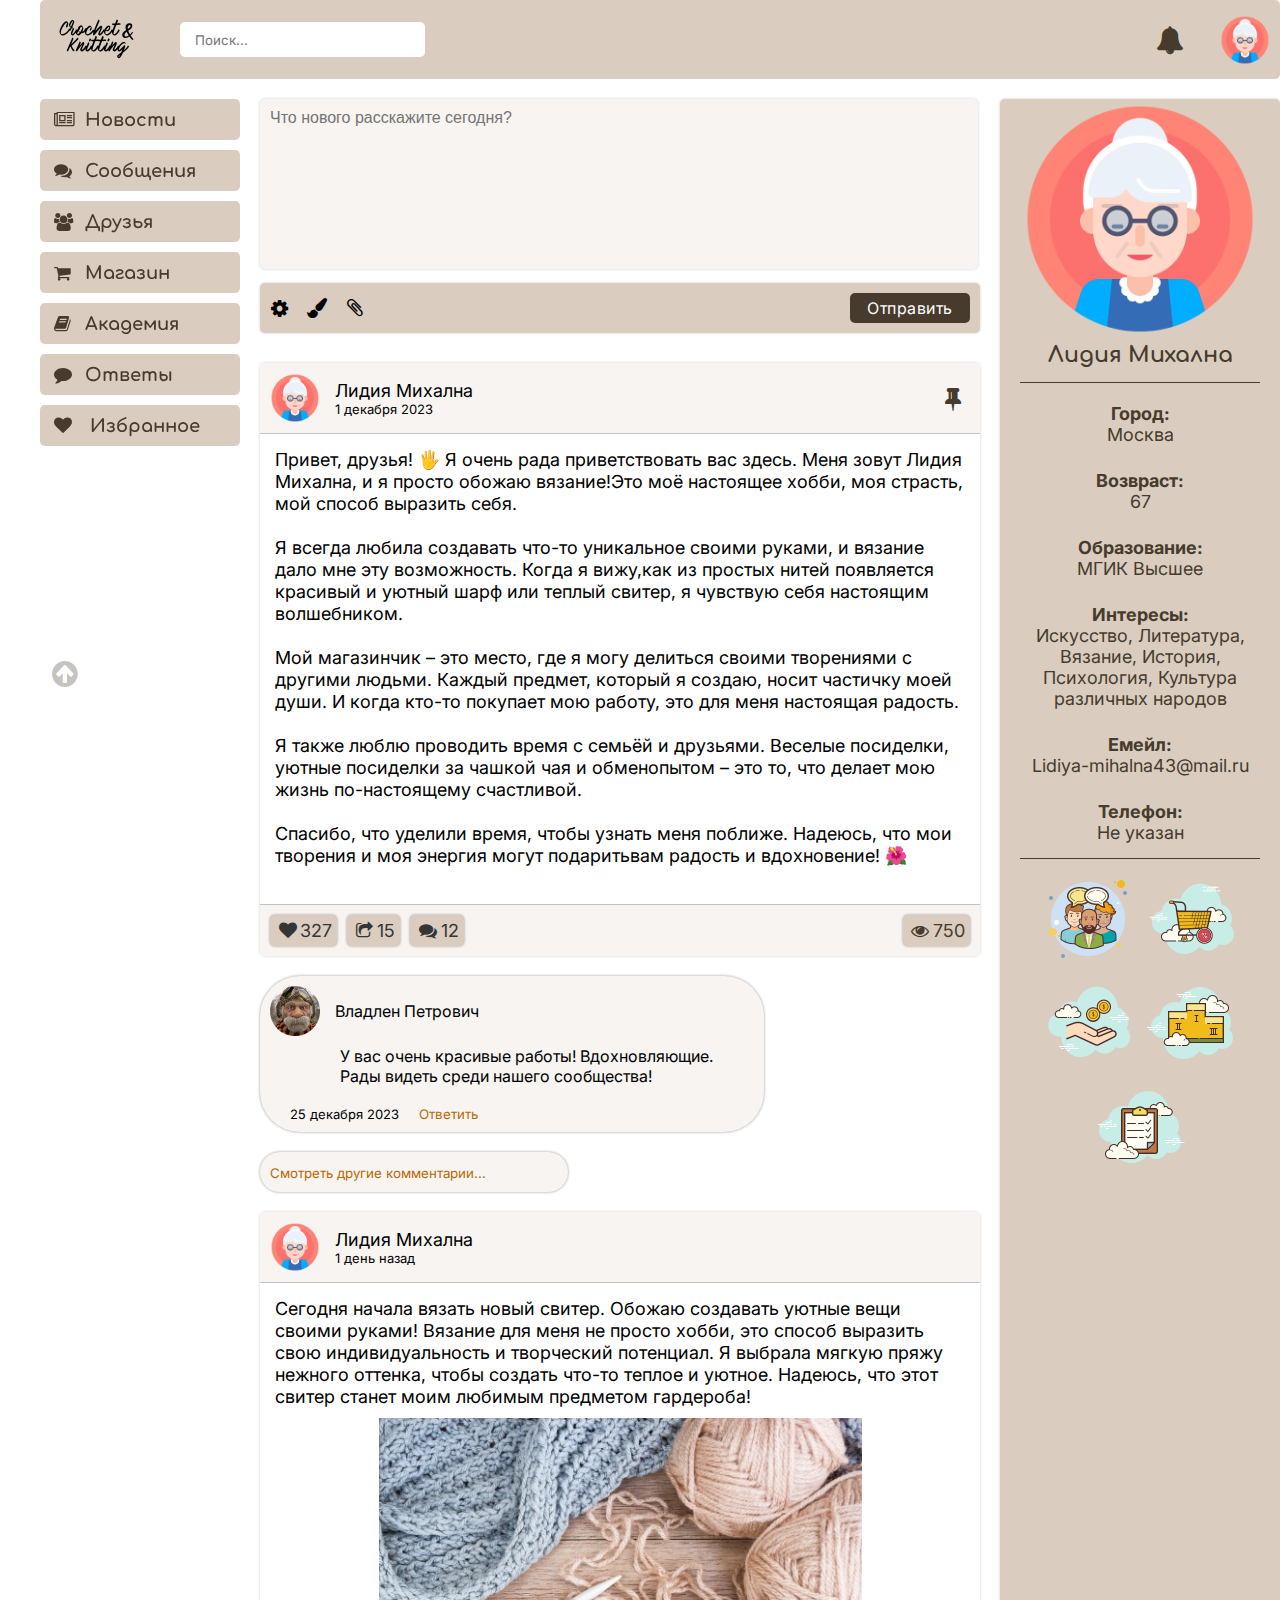
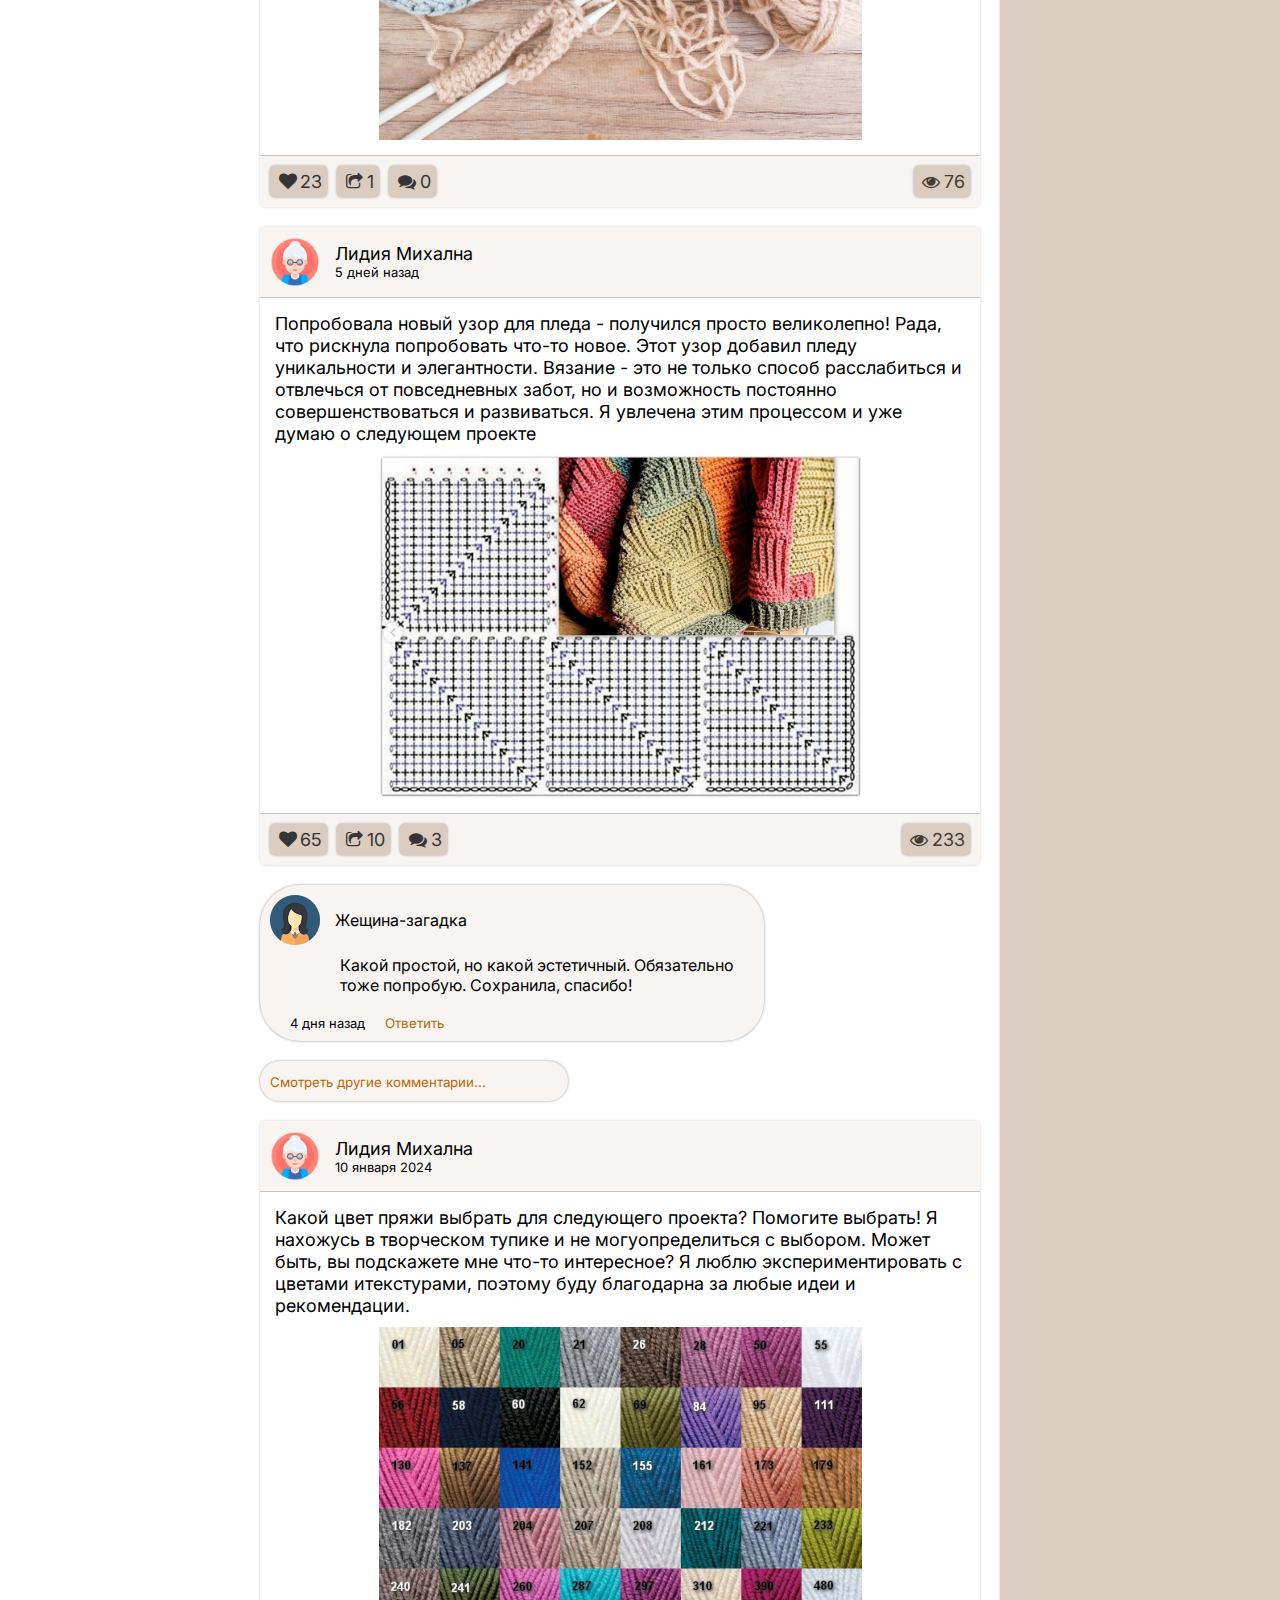
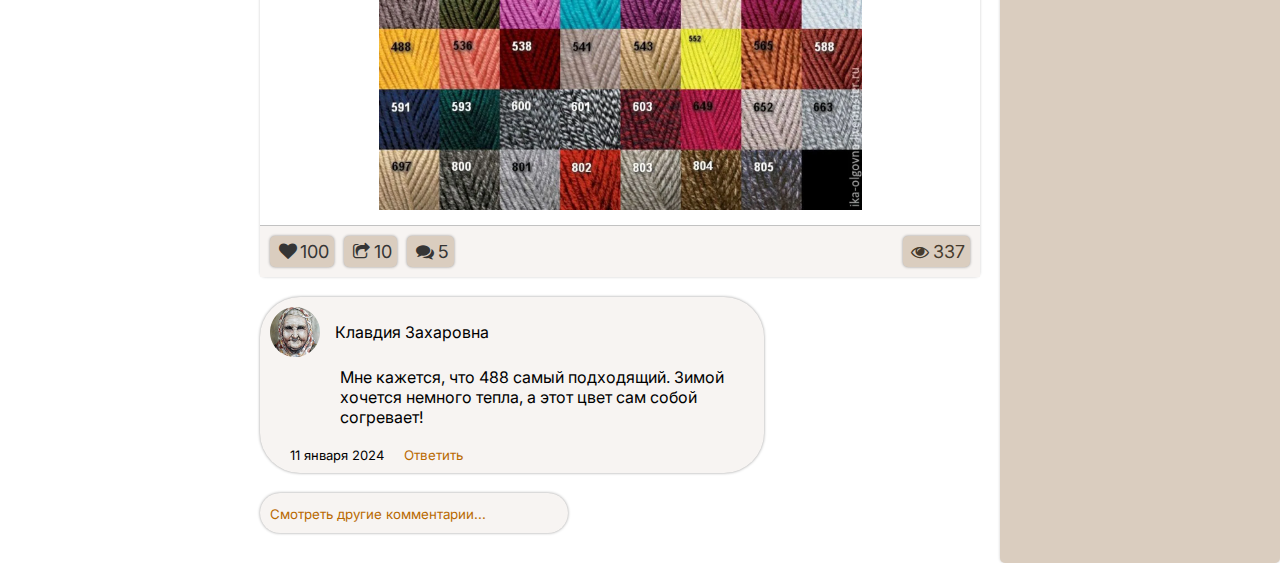
<file: Blog.html>
<!DOCTYPE html>
<html lang="ru">
<head>
<meta charset="UTF-8">
  <meta name="viewport" content="width=device-width, initial-scale=1.0">
  <meta description="Портал для любителей вязания">
  <meta kyewords="вязание,вязание крючком,вязание спицами,пряжа,шерсть,акрил,мохер,вязаная шапка,вязаный шарф,вязаный свитер,вязаные носки,лицевая гладь,меринос,магазин пряжи,купить пряжу,продать вязание,рукоделие,амигуруми,Crochet,Knitting,обучение вязанию">
  <meta name="author" content="Evgenij N">

  <title>Блог</title>

  <link rel="icon" href="images/LOGO.png" type="Favicon">
  <link rel="preconnect" href="https://fonts.googleapis.com">
  <link rel="preconnect" href="https://fonts.gstatic.com" crossorigin>
  <link href="https://fonts.googleapis.com/css2?family=Comfortaa:wght@300;400;500;600;700&display=swap" rel="stylesheet">
  <link href="https://fonts.googleapis.com/css2?family=Inter:wght@100;200;300;400;500;600;700;800;900&display=swap" rel="stylesheet">
  <link rel="stylesheet" href="fontello-icons/css/fontello.css">
  <link rel="stylesheet" href="css/blog-style.css">
</head>
<body>

<div class="grid">
    <div class="header">
        <div class="head">
            <div class="flex-1">
                <a href="Index.html">
                    <img class="logo" src="images/LOGO2.png" alt="Логотип">
                </a>
                    
                <input type="search" placeholder="Поиск...">
            </div>
            <div class="flex-2">
                <button class="notification" href="#"><i class="icon-bell-alt"></i></button>
                <img class="avatar" src="images/avatar.png" alt="Аватар">
            </div>  
        </div>
    </div>
    <div class="menu">
        <nav class="menu-nav">
            <ul class="menu-list">
                <li><a class="menu-link" href="news.html"><i class="icon-newspaper"></i>Новости</a></li>
                <li><a class="menu-link" href="#"><i class="icon-chat"></i>Сообщения</a></li>
                <li><a class="menu-link" href="#"><i class="icon-users"></i>Друзья</a></li>
                <li><a class="menu-link" href="#"><i class="icon-basket"></i>Магазин</a></li>
                <li><a class="menu-link" href="#"><i class="icon-book"></i>Академия</a></li>
                <li><a class="menu-link" href="#"><i class="icon-comment"></i>Ответы</a></li>
                <li><a class="menu-link" href="#"><i class="icon-heart"></i> Избранное</a></li>
            </ul>
            <div class="scroll" id="scroll">
                <i class="icon-up-circled"></i>
            </div>
        </nav>
    </div>
    <!-- -----------------CONTENT----------------- -->
    <div class="content">
        <!-- -----------------textarea----------------- -->
        <textarea class="text-enter" type="text" placeholder="Что нового расскажите сегодня?
        " rows="3"></textarea>
        <!-- -----------------textarea----------------- -->

        <!-- -----------------control text----------------- -->
        <div class="control-text">
            <div class="control-btn">
                <button><i class="icon-cog" style="font-size: 20px;"></i></button>
                <button><i class="icon-brush" style="font-size: 20px;"></i></button>
                <button><i class="icon-attach" style="font-size: 20px;"></i></button>
            </div>
            <a class="button-enter" href="">Отправить</a>
        </div>
        <!-- -----------------control text----------------- -->

        <!-- -----------------Post----------------- -->
        
        <div class="post">
            <!-- post 1 -->
            <div class="post-card">
                <div class="flex-3">
                    <div class="user-blog">
                        <img class="user-avatar-blog" src="images/avatar.png" alt="Аватар">
                        <div>
                            <div>Лидия Михална</div>
                            <div style="font-size: 13px;">1 декабря 2023</div>
                        </div>
                    </div>
                    <div><i class="icon-pin" style="font-size: 25px; color: #463b2d;" title="Пост закреплен пользователем"></i></div>
                </div>
                <div class="text-post">
                    <p>
                        Привет, друзья! 🖐️ Я очень рада приветствовать вас здесь. Меня зовут Лидия Михална, и я просто обожаю вязание!Это моё настоящее хобби, моя страсть, мой способ выразить себя.
                    </p> <br>
                    <p>
                        Я всегда любила создавать что-то уникальное своими руками, и вязание дало мне эту возможность. Когда я вижу,как из простых нитей появляется красивый и уютный шарф или теплый свитер, я чувствую себя настоящим волшебником.
                    </p> <br>
                    <p>
                        Мой магазинчик – это место, где я могу делиться своими творениями с другими людьми. Каждый предмет, который я создаю, носит частичку моей души. И когда кто-то покупает мою работу, это для меня настоящая радость.
                    </p> <br>
                    <p>
                        Я также люблю проводить время с семьёй и друзьями. Веселые посиделки, уютные посиделки за чашкой чая и обменопытом – это то, что делает мою жизнь по-настоящему счастливой.
                    </p> <br>
                    <p>
                        Спасибо, что уделили время, чтобы узнать меня поближе. Надеюсь, что мои творения и моя энергия могут подаритьвам радость и вдохновение! 🌺
                    </p> <br>
                </div>
                <div class="actions-user">
                    <div class="button-actions">
                        <button class="actions-user-btn"><div tabindex="0" class="icon-heart">327</div></button>
                        <button class="actions-user-btn"><div class="icon-export">15</div></button>
                        <button class="actions-user-btn"><div class="icon-chat">12</div></button>
                    </div>
                    <div class="views-wrap">
                        <div class="actions-user-btn"><i class="icon-eye"></i>750</div>
                    </div>
                </div>
            </div>
                    <div class="comments-wrap">
                        <div class="other-user-blog">
                            <img class="user-avatar-blog" src="images/avatar4.png" alt="Аватар">
                            <div class="user-name-blog">Владлен Петрович</div>
                        </div>
                        <div class="commentary">
                            <p>У вас очень красивые работы! Вдохновляющие. Рады видеть среди нашего сообщества!</p>
                        </div>
                        <div class="time-post">
                            <div>25 декабря 2023</div>
                            <button>Ответить</button>
                        </div>
                    </div>
                    <div class="other-comment">
                        <button>Смотреть другие комментарии...</button>
                    </div>
            <!-- post 1 -->
    
            <!-- post 2 -->
            <div class="post-card">
                <div class="flex-3">
                    <div class="user-blog">
                        <img class="user-avatar-blog" src="images/avatar.png" alt="Аватар">
                        <div>
                            <div class="user-name-blog">Лидия Михална</div>
                            <div style="font-size: 13px;">1 день назад</div>
                        </div>
                    </div>
                </div>
                <div class="text-post">
                    <p>Сегодня начала вязать новый свитер. Обожаю создавать уютные вещи своими руками! Вязание для меня не просто хобби, это способ выразить свою индивидуальность и творческий потенциал. Я выбрала мягкую пряжу нежного оттенка, чтобы создать что-то теплое и уютное. Надеюсь, что этот свитер станет моим любимым предметом гардероба!</p>
                    <img class="post-img" src="images/post1.webp" alt="Изображение сопровождающее публикацию">
                </div>
                <div class="actions-user">
                    <div class="button-actions">
                        <button class="actions-user-btn"><div tabindex="0" class="icon-heart">23</div></button>
                        <button class="actions-user-btn"><div class="icon-export">1</div></button>
                        <button class="actions-user-btn"><div class="icon-chat">0</div></button>
                    </div>
                    <div class="views-wrap">
                        <div class="actions-user-btn"><i class="icon-eye"></i>76</div>
                    </div>
                </div>
            </div>
                <!-- post 2 -->
    
                <!-- post 3 -->
            <div class="post-card">
                <div class="flex-3">
                    <div class="user-blog">
                        <img class="user-avatar-blog" src="images/avatar.png" alt="Аватар">
                        <div>
                            <div class="user-name-blog">Лидия Михална</div>
                            <div style="font-size: 13px;">5 дней назад</div>
                        </div>
                    </div>
                </div>
                <div class="text-post">
                    <p>Попробовала новый узор для пледа - получился просто великолепно! Рада, что рискнула попробовать что-то новое. Этот узор добавил пледу уникальности и элегантности. Вязание - это не только способ расслабиться и отвлечься от повседневных забот, но и возможность постоянно совершенствоваться и развиваться. Я увлечена этим процессом и уже думаю о следующем проекте</p>
                    <img class="post-img" src="images/post2.webp" alt="Изображение сопровождающее публикацию">
                </div>
                <div class="actions-user">
                    <div class="button-actions">
                        <button class="actions-user-btn"><div tabindex="0" class="icon-heart">65</div></button>
                        <button class="actions-user-btn"><div class="icon-export">10</div></button>
                        <button class="actions-user-btn"><div class="icon-chat">3</div></button>
                    </div>
                    <div class="views-wrap">
                        <div class="actions-user-btn"><i class="icon-eye"></i>233</div>
                    </div>
                </div>
            </div>
                <div class="comments">
                    <div class="comments-wrap">
                        <div class="other-user-blog">
                            <img class="user-avatar-blog" src="images/avatar3.png" alt="Аватар">
                            <div class="user-name-blog">Жещина-загадка</div>
                        </div>
                        <div class="commentary">
                            <p>Какой простой, но какой эстетичный. Обязательно тоже попробую. Сохранила, спасибо!</p>
                        </div>
                        <div class="time-post">
                            <div>4 дня назад</div>
                            <button>Ответить</button>
                        </div>
                    </div>
                </div>
                    <div class="other-comment">
                        <button>Смотреть другие комментарии...</button>
                    </div>
                <!-- post 3 -->
    
                <!-- post 4 -->
            <div class="post-card">
                <div class="flex-3">
                    <div class="user-blog">
                        <img class="user-avatar-blog" src="images/avatar.png" alt="Аватар">
                        <div>
                            <div class="user-name-blog">Лидия Михална</div>
                            <div style="font-size: 13px;">10 января 2024</div>
                        </div>
                    </div>
                </div>
                <div class="text-post">
                    <p>Какой цвет пряжи выбрать для следующего проекта? Помогите выбрать! Я нахожусь в творческом тупике и не могуопределиться с выбором. Может быть, вы подскажете мне что-то интересное? Я люблю экспериментировать с цветами итекстурами, поэтому буду благодарна за любые идеи и рекомендации.</p>
                    <img class="post-img" src="images/post4.webp" alt="Изображение сопровождающее публикацию">
                </div>
                <div class="actions-user">
                    <div class="button-actions">
                        <button class="actions-user-btn"><div tabindex="0" class="icon-heart">100</div></button>
                        <button class="actions-user-btn"><div class="icon-export">10</div></button>
                        <button class="actions-user-btn"><div class="icon-chat">5</div></button>
                    </div>
                    <div class="views-wrap">
                        <div class="actions-user-btn"><i class="icon-eye"></i>337</div>
                    </div>
                </div>
            </div>
                <div class="comments">
                    <div class="comments-wrap">
                        <div class="other-user-blog">
                            <img class="user-avatar-blog" src="images/avatar2.png" alt="Аватар">
                            <div class="user-name-blog">Клавдия Захаровна</div>
                        </div>
                        <div class="commentary">
                            <p>Мне кажется, что 488 самый подходящий. Зимой хочется немного тепла, а этот цвет сам собой согревает!<p>
                        </div>
                        <div class="time-post">
                            <div>11 января 2024</div>
                            <button>Ответить</button>
                        </div>
                    </div>
                </div>
                    <div class="other-comment">
                        <button>Смотреть другие комментарии...</button>
                    </div>
                <!-- post 4 -->
        </div>

        <!-- -----------------Post----------------- -->
    </div>
    <!-- -----------------CONTENT END----------------- -->

    <!-- -----------------PROFILE----------------- -->
    <div class="profile">
        <img class="profile-avatar" src="images/avatar.png" alt="Аватар">
        <div class="user-name">Лидия Михална</div>
        <div class="info-user">
            <div class="location"><span class="title">Город:</span> <br> Москва</div>
            <div class="birthday"><span class="title">Возвраст:</span> <br> 67</div>
            <div class="education"><span class="title">Образование:</span> <br> МГИК Высшее</div>
            <div class="interests"><span class="title">Интересы:</span> <br> Искусство, Литература, Вязание, История, Психология, Культура различных народов</div>
            <div class="email"><span class="title">Емейл:</span> <br> Lidiya-mihalna43@mail.ru</div>
            <div class="phone"><span class="title">Телефон:</span> <br> Не указан</div>
        </div>
        <div class="awards">
            <img src="images/awards1.png" alt="Награда" title="Активный Пользователь">
            <img src="images/awards2.png" alt="Награда" title="Первый товар">
            <img src="images/awards3.png" alt="Награда" title="Первый заработок">
            <img src="images/awards4.png" alt="Награда" title="Призёр конкурса">
            <img src="images/awards5.png" alt="Награда" title="Тестировщик">
        </div>
    </div>
    <!-- -----------------PROFILE END----------------- -->
</div>
    <script src="JS/blog-js.js"></script>
</body>
</html>
</file>
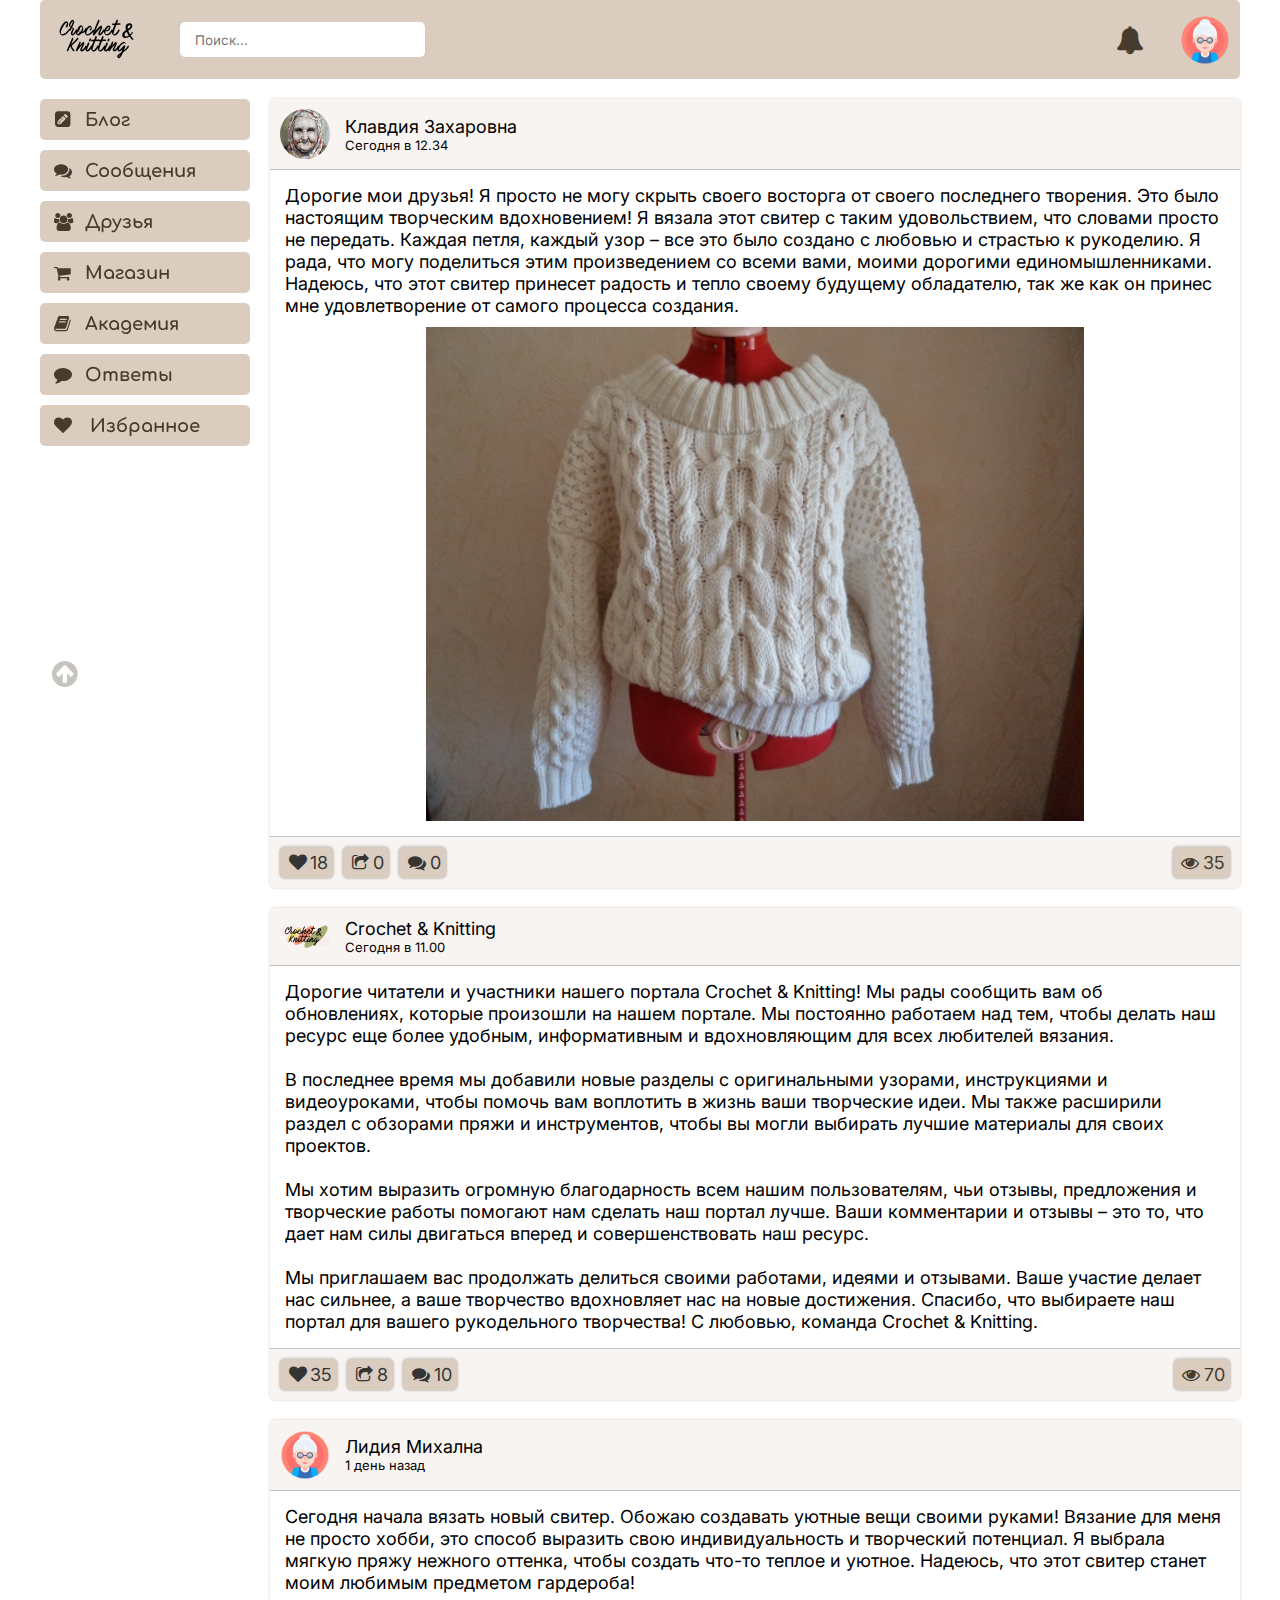
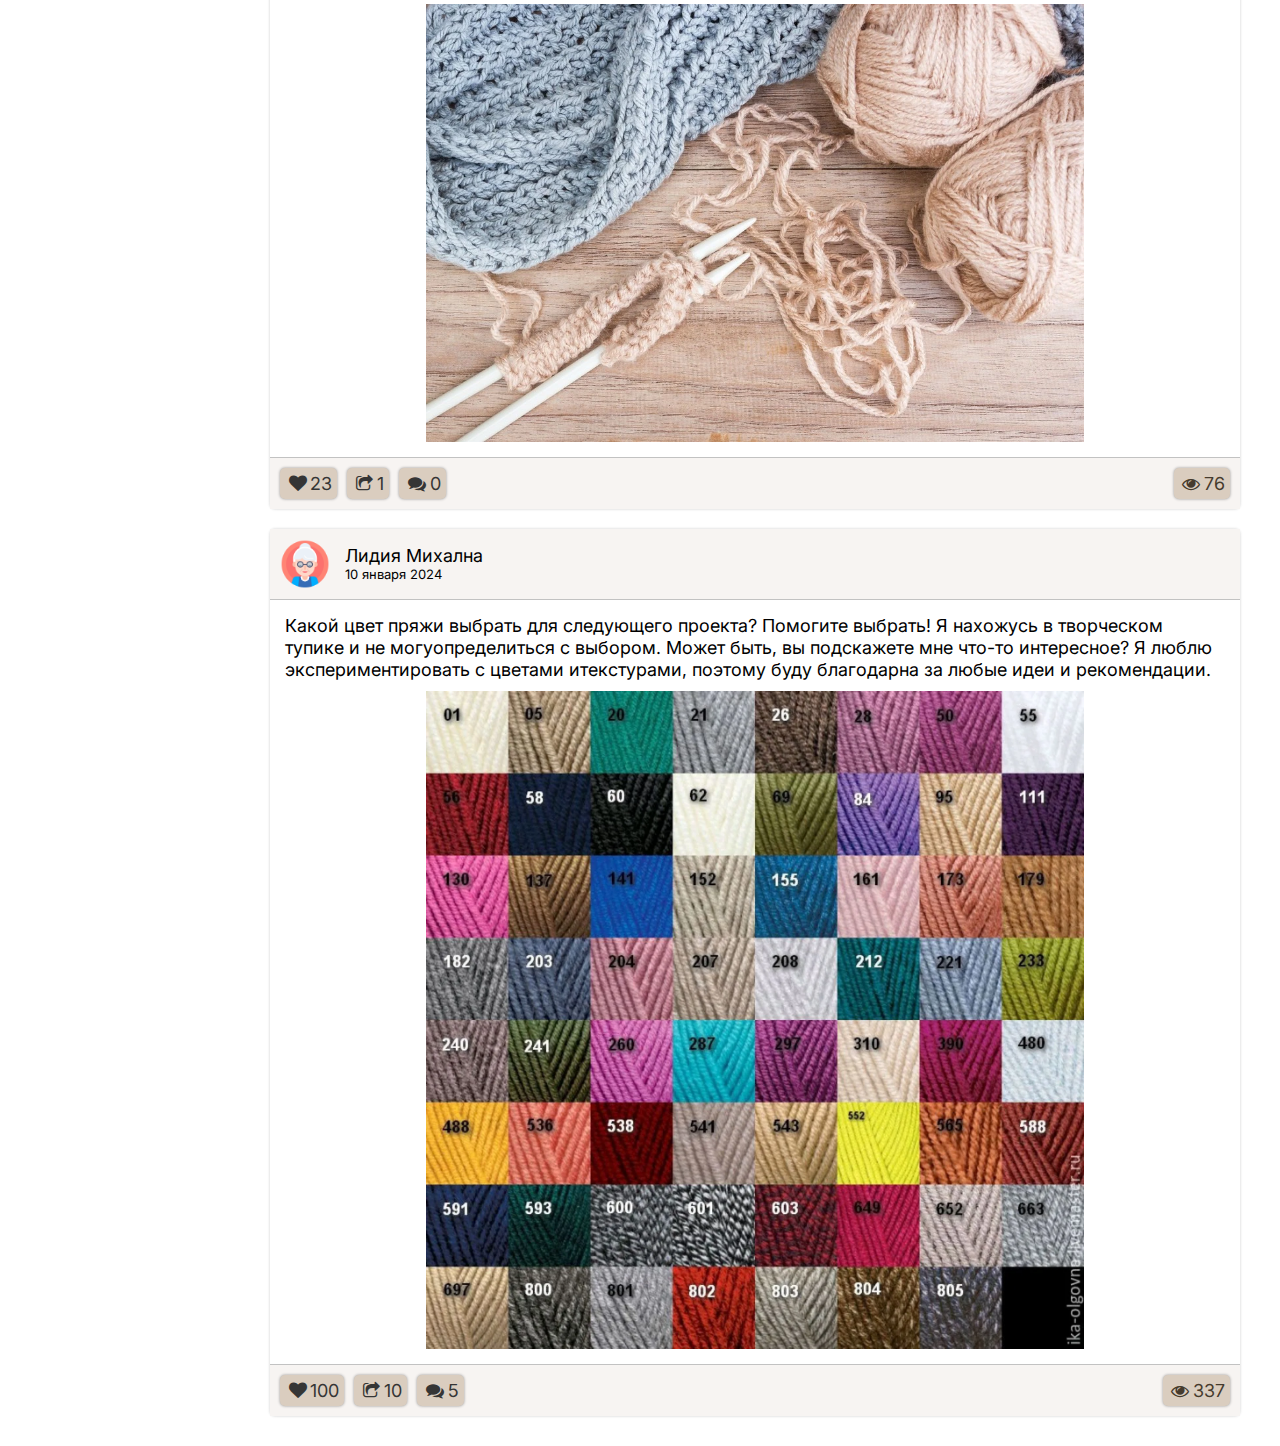
<file: news.html>
<!DOCTYPE html>
<html lang="en">
<head>
    <meta charset="UTF-8">
    <meta name="viewport" content="width=device-width, initial-scale=1.0">
    <meta description="Портал для любителей вязания">
    <meta kyewords="вязание,вязание крючком,вязание спицами,пряжа,шерсть,акрил,мохер,вязаная шапка,вязаный шарф,вязаный свитер,вязаные носки,лицевая гладь,меринос,магазин пряжи,купить пряжу,продать вязание,рукоделие,амигуруми,Crochet,Knitting,обучение вязанию">
    <meta name="author" content="Evgenij N">

    <title>Новости</title>

    <link rel="icon" href="images/LOGO.png" type="Favicon">
    <link rel="preconnect" href="https://fonts.googleapis.com">
    <link rel="preconnect" href="https://fonts.gstatic.com" crossorigin>
    <link href="https://fonts.googleapis.com/css2?family=Comfortaa:wght@300;400;500;600;700&display=swap" rel="stylesheet">
    <link href="https://fonts.googleapis.com/css2?family=Inter:wght@100;200;300;400;500;600;700;800;900&display=swap" rel="stylesheet">
    <link rel="stylesheet" href="fontello-icons/css/fontello.css">
    <link rel="stylesheet" href="css/news.css">
</head>
<body>
    
<div class="grid">
    <div class="header">
        <div class="head">
            <div class="flex-1">
                <a href="Index.html">
                    <img class="logo" src="images/LOGO2.png" alt="Логотип">
                </a>  
                <input type="search" placeholder="Поиск...">
            </div>
            <div class="flex-2">
                <button class="notification" href="#"><i class="icon-bell-alt"></i></button>
                <img class="avatar" src="images/avatar.png" alt="Аватар">
            </div>
        </div>
    </div>

<div class="menu">
    <nav class="menu-nav">
        <ul class="menu-list">
            <li><a class="menu-link" href="Blog.html"><i class="icon-pencil-squared"></i>Блог</a></li>
            <li><a class="menu-link" href="#"><i class="icon-chat"></i>Сообщения</a></li>
            <li><a class="menu-link" href="#"><i class="icon-users"></i>Друзья</a></li>
            <li><a class="menu-link" href="#"><i class="icon-basket"></i>Магазин</a></li>
            <li><a class="menu-link" href="#"><i class="icon-book"></i>Академия</a></li>
            <li><a class="menu-link" href="#"><i class="icon-comment"></i>Ответы</a></li>
            <li><a class="menu-link" href="#"><i class="icon-heart"></i> Избранное</a></li>
        </ul>
        <div class="scroll" id="scroll">
            <i class="icon-up-circled"></i>
        </div>
    </nav>
</div>

    <!-- -----------------CONTENT----------------- -->

    <div class="content">

        <!-- -----------------Post----------------- -->
        
        <div class="post">
            <!-- post 1 -->
            <div class="post-card">
                <div class="flex-3">
                    <div class="user-blog">
                        <img class="user-avatar-blog" src="images/avatar2.png" alt="Аватар">
                        <div>
                            <div>Клавдия Захаровна</div>
                            <div style="font-size: 13px;">Сегодня в 12.34</div>
                        </div>
                    </div>
                </div>
                <div class="text-post">
                    <p>
                        Дорогие мои друзья! Я просто не могу скрыть своего восторга от своего последнего творения. Это было настоящим творческим вдохновением! Я вязала этот свитер с таким удовольствием, что словами просто не передать. Каждая петля, каждый узор – все это было создано с любовью и страстью к рукоделию. Я рада, что могу поделиться этим произведением со всеми вами, моими дорогими единомышленниками. Надеюсь, что этот свитер принесет радость и тепло своему будущему обладателю, так же как он принес мне удовлетворение от самого процесса создания.
                    </p> 
                    <img class="post-img" src="images/post-news-1.jpg" alt="Изображение сопровождающее публикацию">
                </div>
                <div class="actions-user">
                    <div class="button-actions">
                        <button class="actions-user-btn"><div tabindex="0" class="icon-heart">18</div></button>
                        <button class="actions-user-btn"><div class="icon-export">0</div></button>
                        <button class="actions-user-btn"><div class="icon-chat">0</div></button>
                    </div>
                    <div class="views-wrap">
                        <div class="actions-user-btn"><i class="icon-eye"></i>35</div>
                    </div>
                </div>
            </div>
                    
            <!-- post 1 -->
    
            <!-- post 2 -->
            <div class="post-card">
                <div class="flex-3">
                    <div class="user-blog">
                        <img class="user-avatar-blog" src="images/LOGO.png" alt="Аватар">
                        <div>
                            <div class="user-name-blog">Crochet & Knitting</div>
                            <div style="font-size: 13px;">Сегодня в 11.00</div>
                        </div>
                    </div>
                </div>
                <div class="text-post">
                    <p>Дорогие читатели и участники нашего портала Crochet & Knitting! Мы рады сообщить вам об обновлениях, которые произошли на нашем портале. Мы постоянно работаем над тем, чтобы делать наш ресурс еще более удобным, информативным и вдохновляющим для всех любителей вязания.
                    <br>
                    <br>
                    В последнее время мы добавили новые разделы с оригинальными узорами, инструкциями и видеоуроками, чтобы помочь вам воплотить в жизнь ваши творческие идеи. Мы также расширили раздел с обзорами пряжи и инструментов, чтобы вы могли выбирать лучшие материалы для своих проектов.
                    <br>
                    <br>
                    Мы хотим выразить огромную благодарность всем нашим пользователям, чьи отзывы, предложения и творческие работы помогают нам сделать наш портал лучше. Ваши комментарии и отзывы – это то, что дает нам силы двигаться вперед и совершенствовать наш ресурс.
                    <br>
                    <br>
                    Мы приглашаем вас продолжать делиться своими работами, идеями и отзывами. Ваше участие делает нас сильнее, а ваше творчество вдохновляет нас на новые достижения. Спасибо, что выбираете наш портал для вашего рукодельного творчества! С любовью, команда Crochet & Knitting.</p>
                </div>
                <div class="actions-user">
                    <div class="button-actions">
                        <button class="actions-user-btn"><div tabindex="0" class="icon-heart">35</div></button>
                        <button class="actions-user-btn"><div class="icon-export">8</div></button>
                        <button class="actions-user-btn"><div class="icon-chat">10</div></button>
                    </div>
                    <div class="views-wrap">
                        <div class="actions-user-btn"><i class="icon-eye"></i>70</div>
                    </div>
                </div>
            </div>
                <!-- post 2 -->
    
                <!-- post 3 -->
            <div class="post-card">
                <div class="flex-3">
                    <div class="user-blog">
                        <img class="user-avatar-blog" src="images/avatar.png" alt="Аватар">
                        <div>
                            <div class="user-name-blog">Лидия Михална</div>
                            <div style="font-size: 13px;">1 день назад</div>
                        </div>
                    </div>
                </div>
                <div class="text-post">
                    <p>Сегодня начала вязать новый свитер. Обожаю создавать уютные вещи своими руками! Вязание для меня не просто хобби, это способ выразить свою индивидуальность и творческий потенциал. Я выбрала мягкую пряжу нежного оттенка, чтобы создать что-то теплое и уютное. Надеюсь, что этот свитер станет моим любимым предметом гардероба!</p>
                    <img class="post-img" src="images/post1.webp" alt="Изображение сопровождающее публикацию">
                </div>
                <div class="actions-user">
                    <div class="button-actions">
                        <button class="actions-user-btn"><div tabindex="0" class="icon-heart">23</div></button>
                        <button class="actions-user-btn"><div class="icon-export">1</div></button>
                        <button class="actions-user-btn"><div class="icon-chat">0</div></button>
                    </div>
                    <div class="views-wrap">
                        <div class="actions-user-btn"><i class="icon-eye"></i>76</div>
                    </div>
                </div>
            </div>
                <!-- post 3 -->
    
                <!-- post 4 -->
            <div class="post-card">
                <div class="flex-3">
                    <div class="user-blog">
                        <img class="user-avatar-blog" src="images/avatar.png" alt="Аватар">
                        <div>
                            <div class="user-name-blog">Лидия Михална</div>
                            <div style="font-size: 13px;">10 января 2024</div>
                        </div>
                    </div>
                </div>
                <div class="text-post">
                    <p>Какой цвет пряжи выбрать для следующего проекта? Помогите выбрать! Я нахожусь в творческом тупике и не могуопределиться с выбором. Может быть, вы подскажете мне что-то интересное? Я люблю экспериментировать с цветами итекстурами, поэтому буду благодарна за любые идеи и рекомендации.</p>
                    <img class="post-img" src="images/post4.webp" alt="Изображение сопровождающее публикацию">
                </div>
                <div class="actions-user">
                    <div class="button-actions">
                        <button class="actions-user-btn"><div tabindex="0" class="icon-heart">100</div></button>
                        <button class="actions-user-btn"><div class="icon-export">10</div></button>
                        <button class="actions-user-btn"><div class="icon-chat">5</div></button>
                    </div>
                    <div class="views-wrap">
                        <div class="actions-user-btn"><i class="icon-eye"></i>337</div>
                    </div>
                </div>
            </div>
                <!-- post 4 -->
    </div>

        <!-- -----------------Post----------------- -->
    </div>
    <!-- -----------------CONTENT END----------------- -->


</div>
<script src="JS/blog-js.js"></script>
</body>
</html>
</file>
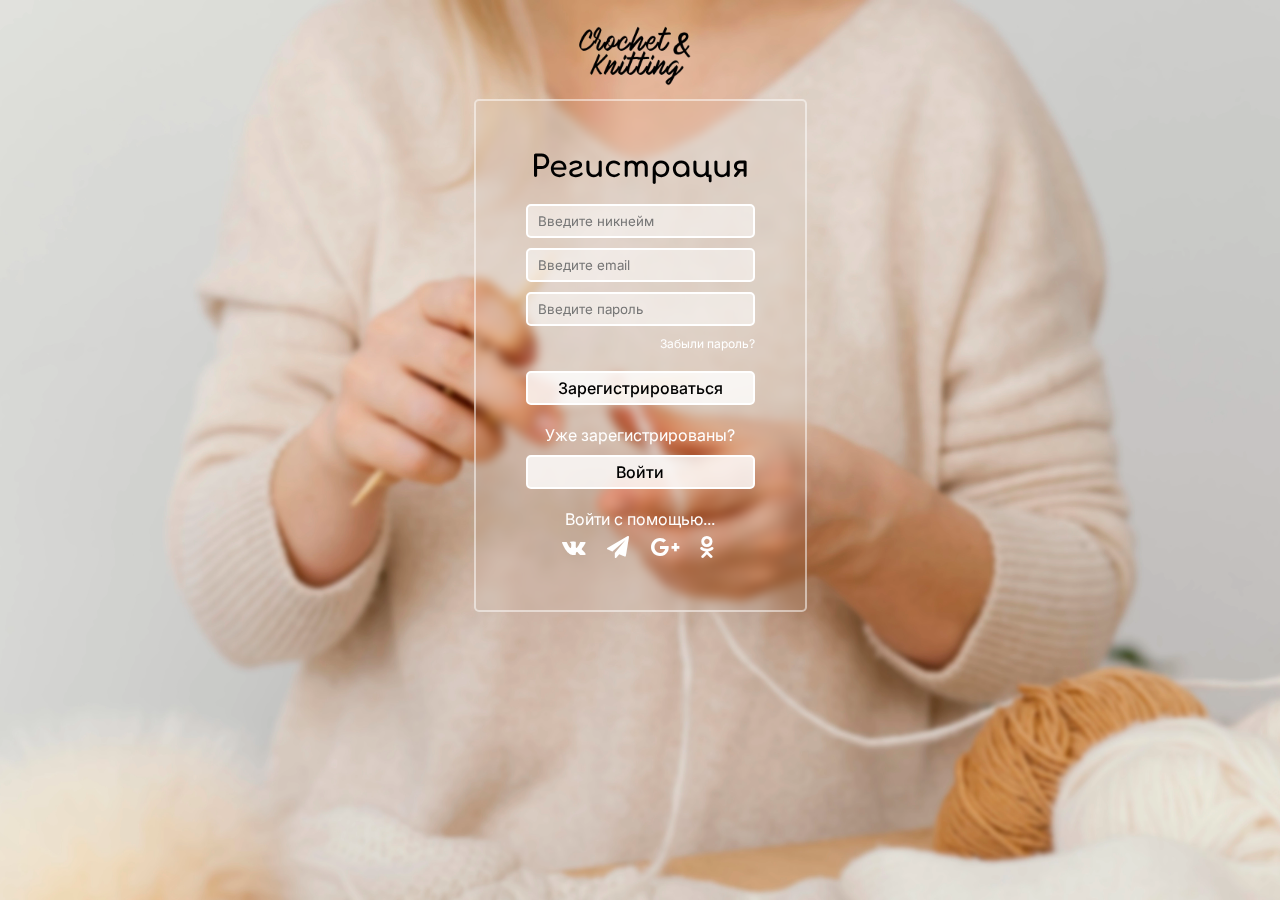
<file: registration.html>
<!DOCTYPE html>
<html lang="en">
<head>
    <meta charset="UTF-8">
    <meta name="viewport" content="width=device-width, initial-scale=1.0">
    <meta description="Портал для любителей вязания">
    <meta kyewords="вязание,вязание крючком,вязание спицами,пряжа,шерсть,акрил,мохер,вязаная шапка,вязаный шарф,вязаный свитер,вязаные носки,лицевая гладь,меринос,магазин пряжи,купить пряжу,продать вязание,рукоделие,амигуруми,Crochet,Knitting,обучение вязанию">
    <meta name="author" content="Evgenij N">

    <title>Регистрация</title>

    <link rel="icon" href="images/LOGO.png" type="Favicon">
    <link rel="preconnect" href="https://fonts.googleapis.com">
    <link rel="preconnect" href="https://fonts.gstatic.com" crossorigin>
    <link href="https://fonts.googleapis.com/css2?family=Comfortaa:wght@300;400;500;600;700&display=swap" rel="stylesheet">
    <link href="https://fonts.googleapis.com/css2?family=Inter:wght@100;200;300;400;500;600;700;800;900&display=swap" rel="stylesheet">
    <link rel="stylesheet" href="fontello-icons/css/fontello.css">
    <link rel="stylesheet" href="css/registration-style.css">
</head>
<body>
<section>
    <a href="Index.html">
        <img class="logo" src="images/LOGO2.png" alt="Логотип">
    </a>
    <div class="reg-wrap flex-column">
        <h2 class="center">Регистрация</h2>
        <form class="form flex-column">
            <input type="text" placeholder="Введите никнейм" required>
            <input type="email" placeholder="Введите email" required>
            <input type="password" placeholder="Введите пароль">
            <a class="text 
            forget text-hover" href="#">Забыли пароль?</a>
        </form>
        <a class="btn center" href="#">Зарегистрироваться</a>
        <div class="enter flex-column">
            <p class="text center">Уже зарегистрированы?</p>
            <a class="btn center" href="Index.html">Войти</a>
        </div>
        <div class="center">
            <p class="text">Войти с помощью...</p>
            <div class="soc">
                <a href="#"><i class="icon-vkontakte text text-hover"></i></a>
                <a href="#"><i class="icon-paper-plane text text-hover"></i></a>
                <a href="#"><i class="icon-gplus text text-hover"></i></a>
                <a href="#"><i class="icon-odnoklassniki text text-hover"></i></a>
            </div>
        </div>
    </div>
</section>

</body>
</html>
</file>
<file: fontello-icons/css/fontello.css>
@font-face {
  font-family: 'fontello';
  src: url('../font/fontello.eot?87415539');
  src: url('../font/fontello.eot?87415539#iefix') format('embedded-opentype'),
       url('../font/fontello.woff2?87415539') format('woff2'),
       url('../font/fontello.woff?87415539') format('woff'),
       url('../font/fontello.ttf?87415539') format('truetype'),
       url('../font/fontello.svg?87415539#fontello') format('svg');
  font-weight: normal;
  font-style: normal;
}
/* Chrome hack: SVG is rendered more smooth in Windozze. 100% magic, uncomment if you need it. */
/* Note, that will break hinting! In other OS-es font will be not as sharp as it could be */
/*
@media screen and (-webkit-min-device-pixel-ratio:0) {
  @font-face {
    font-family: 'fontello';
    src: url('../font/fontello.svg?87415539#fontello') format('svg');
  }
}
*/
[class^="icon-"]:before, [class*=" icon-"]:before {
  font-family: "fontello";
  font-style: normal;
  font-weight: normal;
  speak: never;

  display: inline-block;
  text-decoration: inherit;
  width: 1em;
  margin-right: .2em;
  text-align: center;
  /* opacity: .8; */

  /* For safety - reset parent styles, that can break glyph codes*/
  font-variant: normal;
  text-transform: none;

  /* fix buttons height, for twitter bootstrap */
  line-height: 1em;

  /* Animation center compensation - margins should be symmetric */
  /* remove if not needed */
  margin-left: .2em;

  /* you can be more comfortable with increased icons size */
  /* font-size: 120%; */

  /* Font smoothing. That was taken from TWBS */
  -webkit-font-smoothing: antialiased;
  -moz-osx-font-smoothing: grayscale;

  /* Uncomment for 3D effect */
  /* text-shadow: 1px 1px 1px rgba(127, 127, 127, 0.3); */
}

.icon-glass:before { content: '\e800'; } /* '' */
.icon-music:before { content: '\e801'; } /* '' */
.icon-search:before { content: '\e802'; } /* '' */
.icon-mail:before { content: '\e803'; } /* '' */
.icon-heart:before { content: '\e804'; } /* '' */
.icon-heart-empty:before { content: '\e805'; } /* '' */
.icon-star:before { content: '\e806'; } /* '' */
.icon-star-empty:before { content: '\e807'; } /* '' */
.icon-star-half:before { content: '\e808'; } /* '' */
.icon-user:before { content: '\e809'; } /* '' */
.icon-users:before { content: '\e80a'; } /* '' */
.icon-video:before { content: '\e80b'; } /* '' */
.icon-videocam:before { content: '\e80c'; } /* '' */
.icon-picture:before { content: '\e80d'; } /* '' */
.icon-camera:before { content: '\e80e'; } /* '' */
.icon-camera-alt:before { content: '\e80f'; } /* '' */
.icon-th-large:before { content: '\e810'; } /* '' */
.icon-th:before { content: '\e811'; } /* '' */
.icon-th-list:before { content: '\e812'; } /* '' */
.icon-ok:before { content: '\e813'; } /* '' */
.icon-ok-circled:before { content: '\e814'; } /* '' */
.icon-ok-circled2:before { content: '\e815'; } /* '' */
.icon-cancel:before { content: '\e816'; } /* '' */
.icon-cancel-circled:before { content: '\e817'; } /* '' */
.icon-cancel-circled2:before { content: '\e818'; } /* '' */
.icon-plus:before { content: '\e819'; } /* '' */
.icon-plus-circled:before { content: '\e81a'; } /* '' */
.icon-minus:before { content: '\e81b'; } /* '' */
.icon-minus-circled:before { content: '\e81c'; } /* '' */
.icon-help-circled:before { content: '\e81d'; } /* '' */
.icon-info-circled:before { content: '\e81e'; } /* '' */
.icon-home:before { content: '\e81f'; } /* '' */
.icon-link:before { content: '\e820'; } /* '' */
.icon-attach:before { content: '\e821'; } /* '' */
.icon-lock:before { content: '\e822'; } /* '' */
.icon-lock-open:before { content: '\e823'; } /* '' */
.icon-pin:before { content: '\e824'; } /* '' */
.icon-eye:before { content: '\e825'; } /* '' */
.icon-eye-off:before { content: '\e826'; } /* '' */
.icon-tag:before { content: '\e827'; } /* '' */
.icon-tags:before { content: '\e828'; } /* '' */
.icon-bookmark:before { content: '\e829'; } /* '' */
.icon-flag:before { content: '\e82a'; } /* '' */
.icon-thumbs-up:before { content: '\e82b'; } /* '' */
.icon-thumbs-down:before { content: '\e82c'; } /* '' */
.icon-download:before { content: '\e82d'; } /* '' */
.icon-upload:before { content: '\e82e'; } /* '' */
.icon-forward:before { content: '\e82f'; } /* '' */
.icon-export:before { content: '\e830'; } /* '' */
.icon-pencil:before { content: '\e831'; } /* '' */
.icon-edit:before { content: '\e832'; } /* '' */
.icon-print:before { content: '\e833'; } /* '' */
.icon-retweet:before { content: '\e834'; } /* '' */
.icon-comment:before { content: '\e835'; } /* '' */
.icon-chat:before { content: '\e836'; } /* '' */
.icon-bell:before { content: '\e837'; } /* '' */
.icon-attention:before { content: '\e838'; } /* '' */
.icon-attention-circled:before { content: '\e839'; } /* '' */
.icon-location:before { content: '\e83a'; } /* '' */
.icon-trash-empty:before { content: '\e83b'; } /* '' */
.icon-doc:before { content: '\e83c'; } /* '' */
.icon-folder:before { content: '\e83d'; } /* '' */
.icon-folder-open:before { content: '\e83e'; } /* '' */
.icon-phone:before { content: '\e83f'; } /* '' */
.icon-cog:before { content: '\e840'; } /* '' */
.icon-cog-alt:before { content: '\e841'; } /* '' */
.icon-wrench:before { content: '\e842'; } /* '' */
.icon-basket:before { content: '\e843'; } /* '' */
.icon-calendar:before { content: '\e844'; } /* '' */
.icon-login:before { content: '\e845'; } /* '' */
.icon-logout:before { content: '\e846'; } /* '' */
.icon-volume-off:before { content: '\e847'; } /* '' */
.icon-volume-down:before { content: '\e848'; } /* '' */
.icon-volume-up:before { content: '\e849'; } /* '' */
.icon-headphones:before { content: '\e84a'; } /* '' */
.icon-clock:before { content: '\e84b'; } /* '' */
.icon-block:before { content: '\e84c'; } /* '' */
.icon-resize-full:before { content: '\e84d'; } /* '' */
.icon-resize-small:before { content: '\e84e'; } /* '' */
.icon-resize-vertical:before { content: '\e84f'; } /* '' */
.icon-resize-horizontal:before { content: '\e850'; } /* '' */
.icon-zoom-in:before { content: '\e851'; } /* '' */
.icon-zoom-out:before { content: '\e852'; } /* '' */
.icon-down-circled2:before { content: '\e853'; } /* '' */
.icon-up-circled2:before { content: '\e854'; } /* '' */
.icon-down-dir:before { content: '\e855'; } /* '' */
.icon-up-dir:before { content: '\e856'; } /* '' */
.icon-left-dir:before { content: '\e857'; } /* '' */
.icon-right-dir:before { content: '\e858'; } /* '' */
.icon-down-open:before { content: '\e859'; } /* '' */
.icon-left-open:before { content: '\e85a'; } /* '' */
.icon-right-open:before { content: '\e85b'; } /* '' */
.icon-up-open:before { content: '\e85c'; } /* '' */
.icon-down-big:before { content: '\e85d'; } /* '' */
.icon-left-big:before { content: '\e85e'; } /* '' */
.icon-right-big:before { content: '\e85f'; } /* '' */
.icon-up-big:before { content: '\e860'; } /* '' */
.icon-right-hand:before { content: '\e861'; } /* '' */
.icon-left-hand:before { content: '\e862'; } /* '' */
.icon-up-hand:before { content: '\e863'; } /* '' */
.icon-down-hand:before { content: '\e864'; } /* '' */
.icon-cw:before { content: '\e865'; } /* '' */
.icon-ccw:before { content: '\e866'; } /* '' */
.icon-arrows-cw:before { content: '\e867'; } /* '' */
.icon-shuffle:before { content: '\e868'; } /* '' */
.icon-play:before { content: '\e869'; } /* '' */
.icon-play-circled2:before { content: '\e86a'; } /* '' */
.icon-stop:before { content: '\e86b'; } /* '' */
.icon-pause:before { content: '\e86c'; } /* '' */
.icon-to-end:before { content: '\e86d'; } /* '' */
.icon-to-end-alt:before { content: '\e86e'; } /* '' */
.icon-to-start:before { content: '\e86f'; } /* '' */
.icon-to-start-alt:before { content: '\e870'; } /* '' */
.icon-fast-fw:before { content: '\e871'; } /* '' */
.icon-fast-bw:before { content: '\e872'; } /* '' */
.icon-eject:before { content: '\e873'; } /* '' */
.icon-target:before { content: '\e874'; } /* '' */
.icon-signal:before { content: '\e875'; } /* '' */
.icon-award:before { content: '\e876'; } /* '' */
.icon-inbox:before { content: '\e877'; } /* '' */
.icon-globe:before { content: '\e878'; } /* '' */
.icon-cloud:before { content: '\e879'; } /* '' */
.icon-flash:before { content: '\e87a'; } /* '' */
.icon-umbrella:before { content: '\e87b'; } /* '' */
.icon-flight:before { content: '\e87c'; } /* '' */
.icon-leaf:before { content: '\e87d'; } /* '' */
.icon-font:before { content: '\e87e'; } /* '' */
.icon-bold:before { content: '\e87f'; } /* '' */
.icon-italic:before { content: '\e880'; } /* '' */
.icon-text-height:before { content: '\e881'; } /* '' */
.icon-text-width:before { content: '\e882'; } /* '' */
.icon-align-left:before { content: '\e883'; } /* '' */
.icon-align-center:before { content: '\e884'; } /* '' */
.icon-align-right:before { content: '\e885'; } /* '' */
.icon-align-justify:before { content: '\e886'; } /* '' */
.icon-list:before { content: '\e887'; } /* '' */
.icon-indent-left:before { content: '\e888'; } /* '' */
.icon-indent-right:before { content: '\e889'; } /* '' */
.icon-scissors:before { content: '\e88a'; } /* '' */
.icon-briefcase:before { content: '\e88b'; } /* '' */
.icon-off:before { content: '\e88c'; } /* '' */
.icon-road:before { content: '\e88d'; } /* '' */
.icon-list-alt:before { content: '\e88e'; } /* '' */
.icon-qrcode:before { content: '\e88f'; } /* '' */
.icon-barcode:before { content: '\e890'; } /* '' */
.icon-book:before { content: '\e891'; } /* '' */
.icon-adjust:before { content: '\e892'; } /* '' */
.icon-tint:before { content: '\e893'; } /* '' */
.icon-check:before { content: '\e894'; } /* '' */
.icon-asterisk:before { content: '\e895'; } /* '' */
.icon-gift:before { content: '\e896'; } /* '' */
.icon-fire:before { content: '\e897'; } /* '' */
.icon-magnet:before { content: '\e898'; } /* '' */
.icon-chart-bar:before { content: '\e899'; } /* '' */
.icon-credit-card:before { content: '\e89a'; } /* '' */
.icon-floppy:before { content: '\e89b'; } /* '' */
.icon-megaphone:before { content: '\e89c'; } /* '' */
.icon-key:before { content: '\e89d'; } /* '' */
.icon-truck:before { content: '\e89e'; } /* '' */
.icon-hammer:before { content: '\e89f'; } /* '' */
.icon-lemon:before { content: '\e8a0'; } /* '' */
.icon-search-1:before { content: '\e8a1'; } /* '' */
.icon-mail-1:before { content: '\e8a2'; } /* '' */
.icon-picture-1:before { content: '\e8a3'; } /* '' */
.icon-ok-1:before { content: '\e8a4'; } /* '' */
.icon-reply-all-1:before { content: '\e8a5'; } /* '' */
.icon-reply-1:before { content: '\e8a6'; } /* '' */
.icon-users-1:before { content: '\e8ac'; } /* '' */
.icon-user-add:before { content: '\e8ad'; } /* '' */
.icon-check-1:before { content: '\e8b3'; } /* '' */
.icon-cancel-1:before { content: '\e8b4'; } /* '' */
.icon-pencil-1:before { content: '\e8d7'; } /* '' */
.icon-feather:before { content: '\e8d8'; } /* '' */
.icon-graduation-cap-1:before { content: '\e96a'; } /* '' */
.icon-vk:before { content: '\ec71'; } /* '' */
.icon-odnoklassniki-1:before { content: '\ecbb'; } /* '' */
.icon-move:before { content: '\f047'; } /* '' */
.icon-link-ext:before { content: '\f08e'; } /* '' */
.icon-check-empty:before { content: '\f096'; } /* '' */
.icon-bookmark-empty:before { content: '\f097'; } /* '' */
.icon-phone-squared:before { content: '\f098'; } /* '' */
.icon-twitter:before { content: '\f099'; } /* '' */
.icon-facebook:before { content: '\f09a'; } /* '' */
.icon-github-circled:before { content: '\f09b'; } /* '' */
.icon-rss:before { content: '\f09e'; } /* '' */
.icon-hdd:before { content: '\f0a0'; } /* '' */
.icon-certificate:before { content: '\f0a3'; } /* '' */
.icon-left-circled:before { content: '\f0a8'; } /* '' */
.icon-right-circled:before { content: '\f0a9'; } /* '' */
.icon-up-circled:before { content: '\f0aa'; } /* '' */
.icon-down-circled:before { content: '\f0ab'; } /* '' */
.icon-tasks:before { content: '\f0ae'; } /* '' */
.icon-filter:before { content: '\f0b0'; } /* '' */
.icon-resize-full-alt:before { content: '\f0b2'; } /* '' */
.icon-beaker:before { content: '\f0c3'; } /* '' */
.icon-docs:before { content: '\f0c5'; } /* '' */
.icon-blank:before { content: '\f0c8'; } /* '' */
.icon-menu:before { content: '\f0c9'; } /* '' */
.icon-list-bullet:before { content: '\f0ca'; } /* '' */
.icon-list-numbered:before { content: '\f0cb'; } /* '' */
.icon-strike:before { content: '\f0cc'; } /* '' */
.icon-underline:before { content: '\f0cd'; } /* '' */
.icon-table:before { content: '\f0ce'; } /* '' */
.icon-magic:before { content: '\f0d0'; } /* '' */
.icon-pinterest-circled:before { content: '\f0d2'; } /* '' */
.icon-pinterest-squared:before { content: '\f0d3'; } /* '' */
.icon-gplus-squared:before { content: '\f0d4'; } /* '' */
.icon-gplus:before { content: '\f0d5'; } /* '' */
.icon-money:before { content: '\f0d6'; } /* '' */
.icon-columns:before { content: '\f0db'; } /* '' */
.icon-sort:before { content: '\f0dc'; } /* '' */
.icon-sort-down:before { content: '\f0dd'; } /* '' */
.icon-sort-up:before { content: '\f0de'; } /* '' */
.icon-mail-alt:before { content: '\f0e0'; } /* '' */
.icon-linkedin:before { content: '\f0e1'; } /* '' */
.icon-gauge:before { content: '\f0e4'; } /* '' */
.icon-comment-empty:before { content: '\f0e5'; } /* '' */
.icon-chat-empty:before { content: '\f0e6'; } /* '' */
.icon-sitemap:before { content: '\f0e8'; } /* '' */
.icon-paste:before { content: '\f0ea'; } /* '' */
.icon-lightbulb:before { content: '\f0eb'; } /* '' */
.icon-exchange:before { content: '\f0ec'; } /* '' */
.icon-download-cloud:before { content: '\f0ed'; } /* '' */
.icon-upload-cloud:before { content: '\f0ee'; } /* '' */
.icon-user-md:before { content: '\f0f0'; } /* '' */
.icon-stethoscope:before { content: '\f0f1'; } /* '' */
.icon-suitcase:before { content: '\f0f2'; } /* '' */
.icon-bell-alt:before { content: '\f0f3'; } /* '' */
.icon-coffee:before { content: '\f0f4'; } /* '' */
.icon-food:before { content: '\f0f5'; } /* '' */
.icon-doc-text:before { content: '\f0f6'; } /* '' */
.icon-building:before { content: '\f0f7'; } /* '' */
.icon-hospital:before { content: '\f0f8'; } /* '' */
.icon-ambulance:before { content: '\f0f9'; } /* '' */
.icon-medkit:before { content: '\f0fa'; } /* '' */
.icon-fighter-jet:before { content: '\f0fb'; } /* '' */
.icon-beer:before { content: '\f0fc'; } /* '' */
.icon-h-sigh:before { content: '\f0fd'; } /* '' */
.icon-plus-squared:before { content: '\f0fe'; } /* '' */
.icon-angle-double-left:before { content: '\f100'; } /* '' */
.icon-angle-double-right:before { content: '\f101'; } /* '' */
.icon-angle-double-up:before { content: '\f102'; } /* '' */
.icon-angle-double-down:before { content: '\f103'; } /* '' */
.icon-angle-left:before { content: '\f104'; } /* '' */
.icon-angle-right:before { content: '\f105'; } /* '' */
.icon-angle-up:before { content: '\f106'; } /* '' */
.icon-angle-down:before { content: '\f107'; } /* '' */
.icon-desktop:before { content: '\f108'; } /* '' */
.icon-laptop:before { content: '\f109'; } /* '' */
.icon-tablet:before { content: '\f10a'; } /* '' */
.icon-mobile:before { content: '\f10b'; } /* '' */
.icon-circle-empty:before { content: '\f10c'; } /* '' */
.icon-quote-left:before { content: '\f10d'; } /* '' */
.icon-quote-right:before { content: '\f10e'; } /* '' */
.icon-spinner:before { content: '\f110'; } /* '' */
.icon-circle:before { content: '\f111'; } /* '' */
.icon-reply:before { content: '\f112'; } /* '' */
.icon-github:before { content: '\f113'; } /* '' */
.icon-folder-empty:before { content: '\f114'; } /* '' */
.icon-folder-open-empty:before { content: '\f115'; } /* '' */
.icon-smile:before { content: '\f118'; } /* '' */
.icon-frown:before { content: '\f119'; } /* '' */
.icon-meh:before { content: '\f11a'; } /* '' */
.icon-gamepad:before { content: '\f11b'; } /* '' */
.icon-keyboard:before { content: '\f11c'; } /* '' */
.icon-flag-empty:before { content: '\f11d'; } /* '' */
.icon-flag-checkered:before { content: '\f11e'; } /* '' */
.icon-terminal:before { content: '\f120'; } /* '' */
.icon-code:before { content: '\f121'; } /* '' */
.icon-reply-all:before { content: '\f122'; } /* '' */
.icon-star-half-alt:before { content: '\f123'; } /* '' */
.icon-direction:before { content: '\f124'; } /* '' */
.icon-crop:before { content: '\f125'; } /* '' */
.icon-fork:before { content: '\f126'; } /* '' */
.icon-unlink:before { content: '\f127'; } /* '' */
.icon-help:before { content: '\f128'; } /* '' */
.icon-info:before { content: '\f129'; } /* '' */
.icon-attention-alt:before { content: '\f12a'; } /* '' */
.icon-superscript:before { content: '\f12b'; } /* '' */
.icon-subscript:before { content: '\f12c'; } /* '' */
.icon-eraser:before { content: '\f12d'; } /* '' */
.icon-puzzle:before { content: '\f12e'; } /* '' */
.icon-mic:before { content: '\f130'; } /* '' */
.icon-mute:before { content: '\f131'; } /* '' */
.icon-shield:before { content: '\f132'; } /* '' */
.icon-calendar-empty:before { content: '\f133'; } /* '' */
.icon-extinguisher:before { content: '\f134'; } /* '' */
.icon-rocket:before { content: '\f135'; } /* '' */
.icon-maxcdn:before { content: '\f136'; } /* '' */
.icon-angle-circled-left:before { content: '\f137'; } /* '' */
.icon-angle-circled-right:before { content: '\f138'; } /* '' */
.icon-angle-circled-up:before { content: '\f139'; } /* '' */
.icon-angle-circled-down:before { content: '\f13a'; } /* '' */
.icon-html5:before { content: '\f13b'; } /* '' */
.icon-css3:before { content: '\f13c'; } /* '' */
.icon-anchor:before { content: '\f13d'; } /* '' */
.icon-lock-open-alt:before { content: '\f13e'; } /* '' */
.icon-bullseye:before { content: '\f140'; } /* '' */
.icon-ellipsis:before { content: '\f141'; } /* '' */
.icon-ellipsis-vert:before { content: '\f142'; } /* '' */
.icon-rss-squared:before { content: '\f143'; } /* '' */
.icon-play-circled:before { content: '\f144'; } /* '' */
.icon-ticket:before { content: '\f145'; } /* '' */
.icon-minus-squared:before { content: '\f146'; } /* '' */
.icon-minus-squared-alt:before { content: '\f147'; } /* '' */
.icon-level-up:before { content: '\f148'; } /* '' */
.icon-level-down:before { content: '\f149'; } /* '' */
.icon-ok-squared:before { content: '\f14a'; } /* '' */
.icon-pencil-squared:before { content: '\f14b'; } /* '' */
.icon-link-ext-alt:before { content: '\f14c'; } /* '' */
.icon-export-alt:before { content: '\f14d'; } /* '' */
.icon-compass:before { content: '\f14e'; } /* '' */
.icon-expand:before { content: '\f150'; } /* '' */
.icon-collapse:before { content: '\f151'; } /* '' */
.icon-expand-right:before { content: '\f152'; } /* '' */
.icon-euro:before { content: '\f153'; } /* '' */
.icon-pound:before { content: '\f154'; } /* '' */
.icon-dollar:before { content: '\f155'; } /* '' */
.icon-rupee:before { content: '\f156'; } /* '' */
.icon-yen:before { content: '\f157'; } /* '' */
.icon-rouble:before { content: '\f158'; } /* '' */
.icon-won:before { content: '\f159'; } /* '' */
.icon-bitcoin:before { content: '\f15a'; } /* '' */
.icon-doc-inv:before { content: '\f15b'; } /* '' */
.icon-doc-text-inv:before { content: '\f15c'; } /* '' */
.icon-sort-name-up:before { content: '\f15d'; } /* '' */
.icon-sort-name-down:before { content: '\f15e'; } /* '' */
.icon-sort-alt-up:before { content: '\f160'; } /* '' */
.icon-sort-alt-down:before { content: '\f161'; } /* '' */
.icon-sort-number-up:before { content: '\f162'; } /* '' */
.icon-sort-number-down:before { content: '\f163'; } /* '' */
.icon-thumbs-up-alt:before { content: '\f164'; } /* '' */
.icon-thumbs-down-alt:before { content: '\f165'; } /* '' */
.icon-youtube-squared:before { content: '\f166'; } /* '' */
.icon-youtube:before { content: '\f167'; } /* '' */
.icon-xing:before { content: '\f168'; } /* '' */
.icon-xing-squared:before { content: '\f169'; } /* '' */
.icon-youtube-play:before { content: '\f16a'; } /* '' */
.icon-dropbox:before { content: '\f16b'; } /* '' */
.icon-stackoverflow:before { content: '\f16c'; } /* '' */
.icon-instagram:before { content: '\f16d'; } /* '' */
.icon-flickr:before { content: '\f16e'; } /* '' */
.icon-adn:before { content: '\f170'; } /* '' */
.icon-bitbucket:before { content: '\f171'; } /* '' */
.icon-bitbucket-squared:before { content: '\f172'; } /* '' */
.icon-tumblr:before { content: '\f173'; } /* '' */
.icon-tumblr-squared:before { content: '\f174'; } /* '' */
.icon-down:before { content: '\f175'; } /* '' */
.icon-up:before { content: '\f176'; } /* '' */
.icon-left:before { content: '\f177'; } /* '' */
.icon-right:before { content: '\f178'; } /* '' */
.icon-apple:before { content: '\f179'; } /* '' */
.icon-windows:before { content: '\f17a'; } /* '' */
.icon-android:before { content: '\f17b'; } /* '' */
.icon-linux:before { content: '\f17c'; } /* '' */
.icon-dribbble:before { content: '\f17d'; } /* '' */
.icon-skype:before { content: '\f17e'; } /* '' */
.icon-foursquare:before { content: '\f180'; } /* '' */
.icon-trello:before { content: '\f181'; } /* '' */
.icon-female:before { content: '\f182'; } /* '' */
.icon-male:before { content: '\f183'; } /* '' */
.icon-gittip:before { content: '\f184'; } /* '' */
.icon-sun:before { content: '\f185'; } /* '' */
.icon-moon:before { content: '\f186'; } /* '' */
.icon-box:before { content: '\f187'; } /* '' */
.icon-bug:before { content: '\f188'; } /* '' */
.icon-vkontakte:before { content: '\f189'; } /* '' */
.icon-weibo:before { content: '\f18a'; } /* '' */
.icon-renren:before { content: '\f18b'; } /* '' */
.icon-pagelines:before { content: '\f18c'; } /* '' */
.icon-stackexchange:before { content: '\f18d'; } /* '' */
.icon-right-circled2:before { content: '\f18e'; } /* '' */
.icon-left-circled2:before { content: '\f190'; } /* '' */
.icon-collapse-left:before { content: '\f191'; } /* '' */
.icon-dot-circled:before { content: '\f192'; } /* '' */
.icon-wheelchair:before { content: '\f193'; } /* '' */
.icon-vimeo-squared:before { content: '\f194'; } /* '' */
.icon-try:before { content: '\f195'; } /* '' */
.icon-plus-squared-alt:before { content: '\f196'; } /* '' */
.icon-space-shuttle:before { content: '\f197'; } /* '' */
.icon-slack:before { content: '\f198'; } /* '' */
.icon-mail-squared:before { content: '\f199'; } /* '' */
.icon-wordpress:before { content: '\f19a'; } /* '' */
.icon-openid:before { content: '\f19b'; } /* '' */
.icon-bank:before { content: '\f19c'; } /* '' */
.icon-graduation-cap:before { content: '\f19d'; } /* '' */
.icon-yahoo:before { content: '\f19e'; } /* '' */
.icon-google:before { content: '\f1a0'; } /* '' */
.icon-reddit:before { content: '\f1a1'; } /* '' */
.icon-reddit-squared:before { content: '\f1a2'; } /* '' */
.icon-stumbleupon-circled:before { content: '\f1a3'; } /* '' */
.icon-stumbleupon:before { content: '\f1a4'; } /* '' */
.icon-delicious:before { content: '\f1a5'; } /* '' */
.icon-digg:before { content: '\f1a6'; } /* '' */
.icon-pied-piper-squared:before { content: '\f1a7'; } /* '' */
.icon-pied-piper-alt:before { content: '\f1a8'; } /* '' */
.icon-drupal:before { content: '\f1a9'; } /* '' */
.icon-joomla:before { content: '\f1aa'; } /* '' */
.icon-language:before { content: '\f1ab'; } /* '' */
.icon-fax:before { content: '\f1ac'; } /* '' */
.icon-building-filled:before { content: '\f1ad'; } /* '' */
.icon-child:before { content: '\f1ae'; } /* '' */
.icon-paw:before { content: '\f1b0'; } /* '' */
.icon-spoon:before { content: '\f1b1'; } /* '' */
.icon-cube:before { content: '\f1b2'; } /* '' */
.icon-cubes:before { content: '\f1b3'; } /* '' */
.icon-behance:before { content: '\f1b4'; } /* '' */
.icon-behance-squared:before { content: '\f1b5'; } /* '' */
.icon-steam:before { content: '\f1b6'; } /* '' */
.icon-steam-squared:before { content: '\f1b7'; } /* '' */
.icon-recycle:before { content: '\f1b8'; } /* '' */
.icon-cab:before { content: '\f1b9'; } /* '' */
.icon-taxi:before { content: '\f1ba'; } /* '' */
.icon-tree:before { content: '\f1bb'; } /* '' */
.icon-spotify:before { content: '\f1bc'; } /* '' */
.icon-deviantart:before { content: '\f1bd'; } /* '' */
.icon-soundcloud:before { content: '\f1be'; } /* '' */
.icon-database:before { content: '\f1c0'; } /* '' */
.icon-file-pdf:before { content: '\f1c1'; } /* '' */
.icon-file-word:before { content: '\f1c2'; } /* '' */
.icon-file-excel:before { content: '\f1c3'; } /* '' */
.icon-file-powerpoint:before { content: '\f1c4'; } /* '' */
.icon-file-image:before { content: '\f1c5'; } /* '' */
.icon-file-archive:before { content: '\f1c6'; } /* '' */
.icon-file-audio:before { content: '\f1c7'; } /* '' */
.icon-file-video:before { content: '\f1c8'; } /* '' */
.icon-file-code:before { content: '\f1c9'; } /* '' */
.icon-vine:before { content: '\f1ca'; } /* '' */
.icon-codeopen:before { content: '\f1cb'; } /* '' */
.icon-jsfiddle:before { content: '\f1cc'; } /* '' */
.icon-lifebuoy:before { content: '\f1cd'; } /* '' */
.icon-circle-notch:before { content: '\f1ce'; } /* '' */
.icon-rebel:before { content: '\f1d0'; } /* '' */
.icon-empire:before { content: '\f1d1'; } /* '' */
.icon-git-squared:before { content: '\f1d2'; } /* '' */
.icon-git:before { content: '\f1d3'; } /* '' */
.icon-hacker-news:before { content: '\f1d4'; } /* '' */
.icon-tencent-weibo:before { content: '\f1d5'; } /* '' */
.icon-qq:before { content: '\f1d6'; } /* '' */
.icon-wechat:before { content: '\f1d7'; } /* '' */
.icon-paper-plane:before { content: '\f1d8'; } /* '' */
.icon-paper-plane-empty:before { content: '\f1d9'; } /* '' */
.icon-history:before { content: '\f1da'; } /* '' */
.icon-circle-thin:before { content: '\f1db'; } /* '' */
.icon-header:before { content: '\f1dc'; } /* '' */
.icon-paragraph:before { content: '\f1dd'; } /* '' */
.icon-sliders:before { content: '\f1de'; } /* '' */
.icon-share:before { content: '\f1e0'; } /* '' */
.icon-share-squared:before { content: '\f1e1'; } /* '' */
.icon-bomb:before { content: '\f1e2'; } /* '' */
.icon-soccer-ball:before { content: '\f1e3'; } /* '' */
.icon-tty:before { content: '\f1e4'; } /* '' */
.icon-binoculars:before { content: '\f1e5'; } /* '' */
.icon-plug:before { content: '\f1e6'; } /* '' */
.icon-slideshare:before { content: '\f1e7'; } /* '' */
.icon-twitch:before { content: '\f1e8'; } /* '' */
.icon-yelp:before { content: '\f1e9'; } /* '' */
.icon-newspaper:before { content: '\f1ea'; } /* '' */
.icon-wifi:before { content: '\f1eb'; } /* '' */
.icon-calc:before { content: '\f1ec'; } /* '' */
.icon-paypal:before { content: '\f1ed'; } /* '' */
.icon-gwallet:before { content: '\f1ee'; } /* '' */
.icon-cc-visa:before { content: '\f1f0'; } /* '' */
.icon-cc-mastercard:before { content: '\f1f1'; } /* '' */
.icon-cc-discover:before { content: '\f1f2'; } /* '' */
.icon-cc-amex:before { content: '\f1f3'; } /* '' */
.icon-cc-paypal:before { content: '\f1f4'; } /* '' */
.icon-cc-stripe:before { content: '\f1f5'; } /* '' */
.icon-bell-off:before { content: '\f1f6'; } /* '' */
.icon-bell-off-empty:before { content: '\f1f7'; } /* '' */
.icon-trash:before { content: '\f1f8'; } /* '' */
.icon-copyright:before { content: '\f1f9'; } /* '' */
.icon-at:before { content: '\f1fa'; } /* '' */
.icon-eyedropper:before { content: '\f1fb'; } /* '' */
.icon-brush:before { content: '\f1fc'; } /* '' */
.icon-birthday:before { content: '\f1fd'; } /* '' */
.icon-chart-area:before { content: '\f1fe'; } /* '' */
.icon-chart-pie:before { content: '\f200'; } /* '' */
.icon-chart-line:before { content: '\f201'; } /* '' */
.icon-lastfm:before { content: '\f202'; } /* '' */
.icon-lastfm-squared:before { content: '\f203'; } /* '' */
.icon-toggle-off:before { content: '\f204'; } /* '' */
.icon-toggle-on:before { content: '\f205'; } /* '' */
.icon-bicycle:before { content: '\f206'; } /* '' */
.icon-bus:before { content: '\f207'; } /* '' */
.icon-ioxhost:before { content: '\f208'; } /* '' */
.icon-angellist:before { content: '\f209'; } /* '' */
.icon-cc:before { content: '\f20a'; } /* '' */
.icon-shekel:before { content: '\f20b'; } /* '' */
.icon-meanpath:before { content: '\f20c'; } /* '' */
.icon-buysellads:before { content: '\f20d'; } /* '' */
.icon-connectdevelop:before { content: '\f20e'; } /* '' */
.icon-dashcube:before { content: '\f210'; } /* '' */
.icon-forumbee:before { content: '\f211'; } /* '' */
.icon-leanpub:before { content: '\f212'; } /* '' */
.icon-sellsy:before { content: '\f213'; } /* '' */
.icon-shirtsinbulk:before { content: '\f214'; } /* '' */
.icon-simplybuilt:before { content: '\f215'; } /* '' */
.icon-skyatlas:before { content: '\f216'; } /* '' */
.icon-cart-plus:before { content: '\f217'; } /* '' */
.icon-cart-arrow-down:before { content: '\f218'; } /* '' */
.icon-diamond:before { content: '\f219'; } /* '' */
.icon-ship:before { content: '\f21a'; } /* '' */
.icon-user-secret:before { content: '\f21b'; } /* '' */
.icon-motorcycle:before { content: '\f21c'; } /* '' */
.icon-street-view:before { content: '\f21d'; } /* '' */
.icon-heartbeat:before { content: '\f21e'; } /* '' */
.icon-venus:before { content: '\f221'; } /* '' */
.icon-mars:before { content: '\f222'; } /* '' */
.icon-mercury:before { content: '\f223'; } /* '' */
.icon-transgender:before { content: '\f224'; } /* '' */
.icon-transgender-alt:before { content: '\f225'; } /* '' */
.icon-venus-double:before { content: '\f226'; } /* '' */
.icon-mars-double:before { content: '\f227'; } /* '' */
.icon-venus-mars:before { content: '\f228'; } /* '' */
.icon-mars-stroke:before { content: '\f229'; } /* '' */
.icon-mars-stroke-v:before { content: '\f22a'; } /* '' */
.icon-mars-stroke-h:before { content: '\f22b'; } /* '' */
.icon-neuter:before { content: '\f22c'; } /* '' */
.icon-genderless:before { content: '\f22d'; } /* '' */
.icon-facebook-official:before { content: '\f230'; } /* '' */
.icon-pinterest:before { content: '\f231'; } /* '' */
.icon-whatsapp:before { content: '\f232'; } /* '' */
.icon-server:before { content: '\f233'; } /* '' */
.icon-user-plus:before { content: '\f234'; } /* '' */
.icon-user-times:before { content: '\f235'; } /* '' */
.icon-bed:before { content: '\f236'; } /* '' */
.icon-viacoin:before { content: '\f237'; } /* '' */
.icon-train:before { content: '\f238'; } /* '' */
.icon-subway:before { content: '\f239'; } /* '' */
.icon-medium:before { content: '\f23a'; } /* '' */
.icon-y-combinator:before { content: '\f23b'; } /* '' */
.icon-optin-monster:before { content: '\f23c'; } /* '' */
.icon-opencart:before { content: '\f23d'; } /* '' */
.icon-expeditedssl:before { content: '\f23e'; } /* '' */
.icon-battery-4:before { content: '\f240'; } /* '' */
.icon-battery-3:before { content: '\f241'; } /* '' */
.icon-battery-2:before { content: '\f242'; } /* '' */
.icon-battery-1:before { content: '\f243'; } /* '' */
.icon-battery-0:before { content: '\f244'; } /* '' */
.icon-mouse-pointer:before { content: '\f245'; } /* '' */
.icon-i-cursor:before { content: '\f246'; } /* '' */
.icon-object-group:before { content: '\f247'; } /* '' */
.icon-object-ungroup:before { content: '\f248'; } /* '' */
.icon-sticky-note:before { content: '\f249'; } /* '' */
.icon-sticky-note-o:before { content: '\f24a'; } /* '' */
.icon-cc-jcb:before { content: '\f24b'; } /* '' */
.icon-cc-diners-club:before { content: '\f24c'; } /* '' */
.icon-clone:before { content: '\f24d'; } /* '' */
.icon-balance-scale:before { content: '\f24e'; } /* '' */
.icon-hourglass-o:before { content: '\f250'; } /* '' */
.icon-hourglass-1:before { content: '\f251'; } /* '' */
.icon-hourglass-2:before { content: '\f252'; } /* '' */
.icon-hourglass-3:before { content: '\f253'; } /* '' */
.icon-hourglass:before { content: '\f254'; } /* '' */
.icon-hand-grab-o:before { content: '\f255'; } /* '' */
.icon-hand-paper-o:before { content: '\f256'; } /* '' */
.icon-hand-scissors-o:before { content: '\f257'; } /* '' */
.icon-hand-lizard-o:before { content: '\f258'; } /* '' */
.icon-hand-spock-o:before { content: '\f259'; } /* '' */
.icon-hand-pointer-o:before { content: '\f25a'; } /* '' */
.icon-hand-peace-o:before { content: '\f25b'; } /* '' */
.icon-trademark:before { content: '\f25c'; } /* '' */
.icon-registered:before { content: '\f25d'; } /* '' */
.icon-creative-commons:before { content: '\f25e'; } /* '' */
.icon-gg:before { content: '\f260'; } /* '' */
.icon-gg-circle:before { content: '\f261'; } /* '' */
.icon-tripadvisor:before { content: '\f262'; } /* '' */
.icon-odnoklassniki:before { content: '\f263'; } /* '' */
.icon-odnoklassniki-square:before { content: '\f264'; } /* '' */
.icon-get-pocket:before { content: '\f265'; } /* '' */
.icon-wikipedia-w:before { content: '\f266'; } /* '' */
.icon-safari:before { content: '\f267'; } /* '' */
.icon-chrome:before { content: '\f268'; } /* '' */
.icon-firefox:before { content: '\f269'; } /* '' */
.icon-opera:before { content: '\f26a'; } /* '' */
.icon-internet-explorer:before { content: '\f26b'; } /* '' */
.icon-television:before { content: '\f26c'; } /* '' */
.icon-contao:before { content: '\f26d'; } /* '' */
.icon-500px:before { content: '\f26e'; } /* '' */
.icon-amazon:before { content: '\f270'; } /* '' */
.icon-calendar-plus-o:before { content: '\f271'; } /* '' */
.icon-calendar-minus-o:before { content: '\f272'; } /* '' */
.icon-calendar-times-o:before { content: '\f273'; } /* '' */
.icon-calendar-check-o:before { content: '\f274'; } /* '' */
.icon-industry:before { content: '\f275'; } /* '' */
.icon-map-pin:before { content: '\f276'; } /* '' */
.icon-map-signs:before { content: '\f277'; } /* '' */
.icon-map-o:before { content: '\f278'; } /* '' */
.icon-map:before { content: '\f279'; } /* '' */
.icon-commenting:before { content: '\f27a'; } /* '' */
.icon-commenting-o:before { content: '\f27b'; } /* '' */
.icon-houzz:before { content: '\f27c'; } /* '' */
.icon-vimeo:before { content: '\f27d'; } /* '' */
.icon-black-tie:before { content: '\f27e'; } /* '' */
.icon-fonticons:before { content: '\f280'; } /* '' */
.icon-reddit-alien:before { content: '\f281'; } /* '' */
.icon-edge:before { content: '\f282'; } /* '' */
.icon-credit-card-alt:before { content: '\f283'; } /* '' */
.icon-codiepie:before { content: '\f284'; } /* '' */
.icon-modx:before { content: '\f285'; } /* '' */
.icon-fort-awesome:before { content: '\f286'; } /* '' */
.icon-usb:before { content: '\f287'; } /* '' */
.icon-product-hunt:before { content: '\f288'; } /* '' */
.icon-mixcloud:before { content: '\f289'; } /* '' */
.icon-scribd:before { content: '\f28a'; } /* '' */
.icon-pause-circle:before { content: '\f28b'; } /* '' */
.icon-pause-circle-o:before { content: '\f28c'; } /* '' */
.icon-stop-circle:before { content: '\f28d'; } /* '' */
.icon-stop-circle-o:before { content: '\f28e'; } /* '' */
.icon-shopping-bag:before { content: '\f290'; } /* '' */
.icon-shopping-basket:before { content: '\f291'; } /* '' */
.icon-hashtag:before { content: '\f292'; } /* '' */
.icon-bluetooth:before { content: '\f293'; } /* '' */
.icon-bluetooth-b:before { content: '\f294'; } /* '' */
.icon-percent:before { content: '\f295'; } /* '' */
.icon-gitlab:before { content: '\f296'; } /* '' */
.icon-wpbeginner:before { content: '\f297'; } /* '' */
.icon-wpforms:before { content: '\f298'; } /* '' */
.icon-envira:before { content: '\f299'; } /* '' */
.icon-universal-access:before { content: '\f29a'; } /* '' */
.icon-wheelchair-alt:before { content: '\f29b'; } /* '' */
.icon-question-circle-o:before { content: '\f29c'; } /* '' */
.icon-blind:before { content: '\f29d'; } /* '' */
.icon-audio-description:before { content: '\f29e'; } /* '' */
.icon-volume-control-phone:before { content: '\f2a0'; } /* '' */
.icon-braille:before { content: '\f2a1'; } /* '' */
.icon-assistive-listening-systems:before { content: '\f2a2'; } /* '' */
.icon-american-sign-language-interpreting:before { content: '\f2a3'; } /* '' */
.icon-asl-interpreting:before { content: '\f2a4'; } /* '' */
.icon-glide:before { content: '\f2a5'; } /* '' */
.icon-glide-g:before { content: '\f2a6'; } /* '' */
.icon-sign-language:before { content: '\f2a7'; } /* '' */
.icon-low-vision:before { content: '\f2a8'; } /* '' */
.icon-viadeo:before { content: '\f2a9'; } /* '' */
.icon-viadeo-square:before { content: '\f2aa'; } /* '' */
.icon-snapchat:before { content: '\f2ab'; } /* '' */
.icon-snapchat-ghost:before { content: '\f2ac'; } /* '' */
.icon-snapchat-square:before { content: '\f2ad'; } /* '' */
.icon-pied-piper:before { content: '\f2ae'; } /* '' */
.icon-first-order:before { content: '\f2b0'; } /* '' */
.icon-yoast:before { content: '\f2b1'; } /* '' */
.icon-themeisle:before { content: '\f2b2'; } /* '' */
.icon-google-plus-circle:before { content: '\f2b3'; } /* '' */
.icon-font-awesome:before { content: '\f2b4'; } /* '' */
.icon-handshake-o:before { content: '\f2b5'; } /* '' */
.icon-envelope-open:before { content: '\f2b6'; } /* '' */
.icon-envelope-open-o:before { content: '\f2b7'; } /* '' */
.icon-linode:before { content: '\f2b8'; } /* '' */
.icon-address-book:before { content: '\f2b9'; } /* '' */
.icon-address-book-o:before { content: '\f2ba'; } /* '' */
.icon-address-card:before { content: '\f2bb'; } /* '' */
.icon-address-card-o:before { content: '\f2bc'; } /* '' */
.icon-user-circle:before { content: '\f2bd'; } /* '' */
.icon-user-circle-o:before { content: '\f2be'; } /* '' */
.icon-user-o:before { content: '\f2c0'; } /* '' */
.icon-id-badge:before { content: '\f2c1'; } /* '' */
.icon-id-card:before { content: '\f2c2'; } /* '' */
.icon-id-card-o:before { content: '\f2c3'; } /* '' */
.icon-quora:before { content: '\f2c4'; } /* '' */
.icon-free-code-camp:before { content: '\f2c5'; } /* '' */
.icon-telegram:before { content: '\f2c6'; } /* '' */
.icon-thermometer:before { content: '\f2c7'; } /* '' */
.icon-thermometer-3:before { content: '\f2c8'; } /* '' */
.icon-thermometer-2:before { content: '\f2c9'; } /* '' */
.icon-thermometer-quarter:before { content: '\f2ca'; } /* '' */
.icon-thermometer-0:before { content: '\f2cb'; } /* '' */
.icon-shower:before { content: '\f2cc'; } /* '' */
.icon-bath:before { content: '\f2cd'; } /* '' */
.icon-podcast:before { content: '\f2ce'; } /* '' */
.icon-window-maximize:before { content: '\f2d0'; } /* '' */
.icon-window-minimize:before { content: '\f2d1'; } /* '' */
.icon-window-restore:before { content: '\f2d2'; } /* '' */
.icon-window-close:before { content: '\f2d3'; } /* '' */
.icon-window-close-o:before { content: '\f2d4'; } /* '' */
.icon-bandcamp:before { content: '\f2d5'; } /* '' */
.icon-grav:before { content: '\f2d6'; } /* '' */
.icon-etsy:before { content: '\f2d7'; } /* '' */
.icon-imdb:before { content: '\f2d8'; } /* '' */
.icon-ravelry:before { content: '\f2d9'; } /* '' */
.icon-eercast:before { content: '\f2da'; } /* '' */
.icon-microchip:before { content: '\f2db'; } /* '' */
.icon-snowflake-o:before { content: '\f2dc'; } /* '' */
.icon-superpowers:before { content: '\f2dd'; } /* '' */
.icon-wpexplorer:before { content: '\f2de'; } /* '' */
.icon-meetup:before { content: '\f2e0'; } /* '' */
.icon-github-squared:before { content: '\f300'; } /* '' */
.icon-twitter-squared:before { content: '\f304'; } /* '' */
.icon-yandex:before { content: '\f305'; } /* '' */
.icon-facebook-squared:before { content: '\f308'; } /* '' */
.icon-linkedin-squared:before { content: '\f30c'; } /* '' */
</file>
<file: css/blog-style.css>
* {
    margin: 0;
    padding: 0;
    text-decoration: none;
    list-style: none;
    border: 0;
    background: transparent;
    font-family: 'Inter', sans-serif;
    animation: body 1s;
}
@keyframes body {
    0% {
        opacity: 0;
    };
    100% {
        opacity: 1;
    }
}
:root {
    --Color-panel: #dacdbf;
    --Color-text-default: #000000;
    --Color-text: #463b2d;
    --Color-link: #b96900;
    --Transition05: all 0.5s;
    --Transition1: all 1s;
}
body {
    max-width: 1200px;
    margin: 0 auto;
}

/* -----------------GRID----------------- */

.grid {
    display: grid;
    grid-template-columns: 200px 720px 280px;
    gap: 20px;
}
.header {
    background-color: var(--Color-panel);
    border-radius: 5px;
    grid-column: 1/4;
    grid-row: 1/2;
}
.menu {
    height: 10px;
    position: sticky;
    top: 10px;
    grid-column: 1/2;
    grid-row: 2/3;
}
.content {
    grid-column: 2/3;
    grid-row: 2/3;
}
.profile {
    grid-column: 3/4;
    grid-row: 2/3;
}

/* -----------------GRID  END----------------- */

/* -----------------HEADER----------------- */

.head {
    display: flex;
    justify-content: space-between;
    align-items: center;
    padding: 10px;
}
.flex-1 {
    display: flex;
    align-items: center;
}
.logo {
    margin-top: 5px;
    width: 100px;
}
input {
    padding: 0px 15px;
    height: 35px;
    border-radius: 5px;
    margin-left: 30px;
    background-color: white;
}
.flex-2 {
    display: flex;
    align-items: center;
}
.notification {
    font-size: 28px;
    color: var(--Color-text);
    background: none;
    cursor: pointer;
}
.avatar {
    width: 50px;
    margin-left: 30px;
}

/* -----------------HEADER END----------------- */

/* -----------------MENU - LEFT----------------- */

.menu-list {
    position: relative;
    display: flex;
    flex-direction: column;
    gap: 10px;
}
.menu-link {  
    display: block;
    padding: 10px;
    font-family: 'Comfortaa', sans-serif;
    font-size: 18px;
    font-weight: 700;
    color: var(--Color-text);
    background-color: var(--Color-panel);
    border-radius: 5px;
    transition: all 0.5s;
}
.menu-link:hover {
    color: var(--Color-panel);
    background-color: var(--Color-text);
}
.menu-link i {
    margin-right: 10px;
}
.scroll {
    position: absolute;
    display: flex;
    justify-content: center;
    align-items: center;
    top: 550px;
    left: 0;
    width: 50px;
    height: 50px;
    font-size: 30px;
    color: var(--Color-text);
    opacity: 0.3;
    border-radius: 5px;
    cursor: pointer;
}

/* -----------------MENU - LEFT END----------------- */

/* -----------------CONTENT----------------- */

textarea {
    padding: 10px;
    width: 97%;
    height: 150px;
    font-size: 16px;
    font-family: Arial, Helvetica, sans-serif;
    resize: none;
    border: none;
    border-radius: 5px;
    background-color: #f7f4f2;
    box-shadow: 0px 0px 3px rgba(0, 0, 0, 0.2);
}
.control-text {
    display: flex;
    justify-content: space-between;
    align-items: center;
    margin: 10px 0px 30px 0px;
    padding: 10px 10px 10px 5px;
    border-radius: 5px;
    background-color: var(--Color-panel);
    box-shadow: 0px 0px 3px rgba(0, 0, 0, 0.2);
}
.control-btn {
    display: flex;
    justify-content: flex-start;
    align-items: center;
    gap: 10px;
    color: #463b2d;
}
.control-btn>button>i {
    cursor: pointer;
}
.button-enter {
    display: flex;
    justify-content: center;
    align-items: center;
    height: 30px;
    width: 120px;
    color: #ffffff;
    font-size: 16px;
    letter-spacing: 0.5px;
    background-color: #463b2d;
    border-radius: 5px;
}

/* POST */

.post {
    display: flex;
    flex-direction: column;
    gap: 20px;
    margin-bottom: 30px;
}
.post-card {
    box-shadow: 0px 0px 3px rgba(0, 0, 0, 0.2);
    border-radius: 5px;
}
.flex-3 {
    display: flex;
    justify-content: space-between;
    align-items: center;
    border-bottom: 1px solid #c2c2c2;
    padding: 10px;
    background-color: #f7f4f2;
}
.user-blog {
    display: flex;
    justify-content: flex-start;
    align-items: center;
    font-size: 18px;
}
.user-avatar-blog {
    width: 50px;
    margin-right: 15px;
}
.text-post {
    padding: 15px 15px;
    color: black;
    font-size: 18px;
    line-height: 22px;
}
.post-img {
    display: block;
    margin: 0 auto;
    width: 70%;
    margin-top: 10px;
}
.button-actions {
    display: flex;
    gap: 10px;
}
.actions-user {
    display: flex;
    justify-content: space-between;
    align-items: center;
    padding: 10px 10px 10px 10px;
    border-top: 1px solid #c2c2c2;
    background-color: #f7f4f2;
}
.views-wrap {
    display: flex;
    justify-content: center;
    align-items: center;
}
.actions-user-btn {
    padding: 5px;
    font-size: 18px;
    color: var(--Color-text);
    background-color: #dacdbf;
    border-radius: 5px;
    box-shadow: 0px 0px 3px rgba(0, 0, 0, 0.4);
}
.actions-user-btn div {
    color: #353535;
    cursor: pointer;
    transition: all 0.5s;
}
.icon-heart:active {
    transform: scale(1.2);
}
.icon-heart:focus {
    color: red;
}
.comments-wrap {
    width: 70%;
    box-shadow: 0px 0px 3px rgba(0, 0, 0, 0.4);
    border-radius: 40px;
    background-color: #f7f4f2;
}
.other-user-blog {
    display: flex;
    justify-content: flex-start;
    align-items: center;
    padding: 10px;
}
.commentary {
    margin: 0px 10px 0px 80px;
}
.time-post {
    padding: 10px;
}
.time-post>button {
    margin-left: 20px;
    cursor: pointer;
    color: var(--Color-link);
}
.comments-wrap .time-post {
    display: flex;
    align-items: center;
    margin-top: 10px;
    padding-left: 30px;
    font-size: 13px;
}
.other-comment {
    width: 40%;
    padding: 10px;
    box-shadow: 0px 0px 3px rgba(0, 0, 0, 0.4);
    border-radius: 40px;
    background-color: #f7f4f2;
}
.other-comment button {
    cursor: pointer;
    color: var(--Color-link);
}

/* POST END*/

/* -----------------CONTENT END----------------- */

/* -----------------PROFILE----------------- */

.profile {
    font-family: Arial, Helvetica, sans-serif;
    color: var(--Color-text);
    text-align: center;
    padding: 0px 20px 0px 20px;
    box-shadow: 0px 0px 3px rgba(0, 0, 0, 0.2);
    border-radius: 5px;
    background-color: var(--Color-panel);
}
.profile-avatar {
    width: 100%;
}
.user-name {
    text-align: center;
    font-family: 'Comfortaa', sans-serif;
    font-size: 22px;
    margin-bottom: 15px;
    font-weight: 700;
}
.info-user {
    border-top: 1px solid var(--Color-text);
    padding-top: 10px;
}
.title {
    font-weight: 700;
}
.info-user>div {
    padding-top: 10px;
    font-size: 18px;
    margin-bottom: 15px;
}
.awards {
    border-top: 1px solid var(--Color-text);
    padding-top: 10px;
}
/* -----------------PROFILE END----------------- */
















/* * {
    margin: 0;
    padding: 0;
    text-decoration: none;
    list-style: none;
    border: 0;
}
body {
    background-color: rgb(245, 245, 245);
    font-family: Arial, Helvetica, sans-serif;
    min-width: 1200px;
}

.aside {
    position: relative;
    z-index: 1;
}
.menu {
    overflow: auto;
    width: 350px;
    height: 100%;
    left: -300px;
    position: fixed;
    font-family: 'Comfortaa', sans-serif;
    font-size: 20px;
    font-weight: 700;
    backdrop-filter: blur(50px);
    transition: all 1s ease;
    box-shadow: 0px 0px 10px rgba(0, 0, 0, 0.8);
}
.aside.down .menu {
    transform: translateX(85%);
}
.aside.down .icon-right-open {
    transform: rotate(180deg);
    transition: all 1s ease;
}
.burger-button {
    position: absolute;
    height: 50px;
    top: 70px;
    right: 0px;
    display: flex;
    background: none;
    justify-content: center;
    align-items: center;
    cursor: pointer;
}
.icon-right-open {
    font-size: 40px;
    color: #000000;
    transition: all 1s ease;
}
.menu-nav {
    margin-left: 20px;
}
.logo {
    display: block;
    transform: translateX(-10%);
    width: 150px;
    margin: 35px auto 35px auto;
    opacity: 0.8;
}
@keyframes gradient {
0% {
    background-position: 0% 50%;
}
50% {
    background-position: 100% 50%;
}
100% {
    background-position: 0% 50%;
}
}
.menu-list {
    margin: 25px 0;
}
.menu-link {
    display: block;
    padding: 15px 0px 15px 5px;
    margin-right: 55px;
    border-radius: 5px;
    color: black;
    transition: all 0.5s ease;
} 
.user {
    padding: 12px 25px 12px 5px;
    margin: 12px 55px 12px 0px;
    display: flex;
    align-items: center;
    background-color: #f1f1f1;
    border-radius: 5px;
}
.user-avatar {
    width: 60px;
    margin-right: 10px;
}
.user-name {
    color: black;
    transition: all 0.5s ease;
}
.menu-blog {
    display: block;
    margin: 25px 0;
}
.menu-link-blog {
    display: block;
    margin: 20px 0;
    color: black;
    transition: all 0.5s ease;
}
.band {
    display: block;
    width: 84%;
    height: 1px;
    border-bottom: 1px solid black;
}
.menu-link:hover, .menu-link-blog:hover {
    color: #ffffff;
    background-color: #cccccc;
}


main {
    max-width: 1200px;
    width: 40%;
    margin: 0 auto
}
.otstup {
    width: 100%;
    height: 50px;
}


.text-enter {
    padding: 10px;
    font-size: 16px;
    font-family: system-ui, -apple-system, BlinkMacSystemFont, 'Segoe UI', Roboto, Oxygen, Ubuntu, Cantarell, 'Open Sans', 'Helvetica Neue', sans-serif;
    width: 100%;
    height: 150px;
    resize: none;
    border: none;
    border-radius: 5px;
    background: white;
    box-shadow: 0px 0px 3px rgba(0, 0, 0, 0.2);
}
.control-text {
    margin: 10px 0px 30px 0px;
    padding: 10px 5px 10px 5px;
    display: flex;
    justify-content: space-between;
    align-items: center;
    border-radius: 5px;
    background: white;
    box-shadow: 0px 0px 1px rgba(0, 0, 0, 0.2);
}
.control-btn {
    display: flex;
    justify-content: flex-start;
    align-items: center;
}
.button-text-enter {
    font-size: 15px;
    color: #000000;
    height: 30px;
    width: 100px;
    background-color: #cccccc;
    border-radius: 5px;
    display: flex;
    justify-content: center;
    align-items: center;
}
.icon-cog, .icon-attach, .icon-brush {
    color: #353535;
    margin-left: 10px;
}
.img-position {
    text-align: center;
}
.user-blog {
    display: flex;
    justify-content: flex-start;
    align-items: center;
    padding: 10px;
    border-bottom: 1px solid #c2c2c2;
}
.user-avatar-blog {
    width: 50px;
    margin-right: 15px;
}
.user-name-blog {
    font-size: 20px;
}
.post {
    margin-bottom: 20px;
}
.post-card {
    background-color: white;
    box-shadow: 0px 0px 3px rgba(0, 0, 0, 0.2);
    border-radius: 5px;
}
.post-img {
    width: 95%;
    margin-bottom: 20px;
}
.post-card>p {
    margin: 10px 0;
    font-size: 18px;
    padding: 10px 20px 0px 20px;
    line-height: 25px;
    letter-spacing: 0.5px;
}
.actions-user {
    margin-top: 10px;
    display: flex;
    justify-content: space-between;
    align-items: center;
    background-color: white;
    padding: 10px 10px 10px 10px;
    border-top: 1px solid #c2c2c2;
}
.views-wrap {
    display: flex;
    justify-content: center;
    align-items: center;
}
.actions-user-btn {
    padding: 5px;
    font-size: 18px;
    background: #f1f1f1;
    border-radius: 5px;
}
.actions-user-btn a {
    color: #353535;
}
.img-container {
    width: 100%;
    height: 500px;
}
.other-user-blog>.user-avatar-blog {
    width: 30px;
}
.other-user-blog>.user-name-blog {
    font-size: 18px;
}
.comments-wrap { 
    padding: 10px;
    border-top: 1px solid black;
}
.other-user-blog {
    display: flex;
    justify-content: flex-start;
    align-items: center;
    padding: 20px;
}
.commentary {
    padding: 0px 20px 0px 80px;
}
.comments-wrap>.time-post {
    margin-top: 20px;
    padding: 0px 20px 0px 80px;
    display: flex;
}
.comments-wrap>.time-post>a {
    margin-left: 20px;
}
.other-comment {
    margin-top: 10px;
    padding: 10px;
} */
</file>
<file: css/news.css>
* {
    margin: 0;
    padding: 0;
    text-decoration: none;
    list-style: none;
    border: 0;
    background: transparent;
    font-family: 'Inter', sans-serif;
    animation: body 1s;
}
:root {
    --Color-panel: #dacdbf;
    --Color-text-default: #000000;
    --Color-text: #463b2d;
    --Color-link: #b96900;
    --Transition05: all 0.5s;
    --Transition1: all 1s;
}
body {
    max-width: 1200px;
    margin: 0 auto;
}

/* -----------------GRID  END----------------- */

/* -----------------GRID----------------- */

.grid {
    display: grid;
    grid-template-columns: auto 200px 750px;
    gap: 20px;
}
.header {
    background-color: var(--Color-panel);
    border-radius: 5px;
    grid-column: 1/4;
    grid-row: 1/2;
}
.menu {
    height: 10px;
    position: sticky;
    top: 10px;
    grid-column: 1/2;
    grid-row: 2/3;
}
.content {
    grid-column: 2/4;
    grid-row: 2/3;
}


/* -----------------HEADER----------------- */

.head {
    display: flex;
    justify-content: space-between;
    align-items: center;
    padding: 10px;
}
.flex-1 {
    display: flex;
    align-items: center;
}
.logo {
    margin-top: 5px;
    width: 100px;
}
input {
    padding: 0px 15px;
    height: 35px;
    border-radius: 5px;
    margin-left: 30px;
    background-color: white;
}
.flex-2 {
    display: flex;
    align-items: center;
}
.notification {
    font-size: 28px;
    color: var(--Color-text);
    background: none;
    cursor: pointer;
}
.avatar {
    width: 50px;
    margin-left: 30px;
}

/* -----------------HEADER END----------------- */

/* -----------------MENU - LEFT----------------- */

.menu-list {
    position: relative;
    display: flex;
    flex-direction: column;
    gap: 10px;
}
.menu-link {  
    display: block;
    padding: 10px;
    font-family: 'Comfortaa', sans-serif;
    font-size: 18px;
    font-weight: 700;
    color: var(--Color-text);
    background-color: var(--Color-panel);
    border-radius: 5px;
    transition: all 0.5s;
}
.menu-link:hover {
    color: var(--Color-panel);
    background-color: var(--Color-text);
}
.menu-link i {
    margin-right: 10px;
}
.scroll {
    position: absolute;
    display: flex;
    justify-content: center;
    align-items: center;
    top: 550px;
    left: 0;
    width: 50px;
    height: 50px;
    font-size: 30px;
    color: var(--Color-text);
    opacity: 0.3;
    border-radius: 5px;
    cursor: pointer;
}

/* -----------------MENU - LEFT END----------------- */

/* -----------------CONTENT----------------- */

/* POST */

.post {
    display: flex;
    flex-direction: column;
    gap: 20px;
    margin-bottom: 30px;
}
.post-card {
    box-shadow: 0px 0px 3px rgba(0, 0, 0, 0.2);
    border-radius: 5px;
}
.flex-3 {
    display: flex;
    justify-content: space-between;
    align-items: center;
    border-bottom: 1px solid #c2c2c2;
    padding: 10px;
    background-color: #f7f4f2;
}
.user-blog {
    display: flex;
    justify-content: flex-start;
    align-items: center;
    font-size: 18px;
}
.user-avatar-blog {
    width: 50px;
    margin-right: 15px;
}
.text-post {
    padding: 15px 15px;
    color: black;
    font-size: 18px;
    line-height: 22px;
}
.post-img {
    display: block;
    margin: 0 auto;
    width: 70%;
    margin-top: 10px;
}
.button-actions {
    display: flex;
    gap: 10px;
}
.actions-user {
    display: flex;
    justify-content: space-between;
    align-items: center;
    padding: 10px 10px 10px 10px;
    border-top: 1px solid #c2c2c2;
    background-color: #f7f4f2;
}
.views-wrap {
    display: flex;
    justify-content: center;
    align-items: center;
}
.actions-user-btn {
    padding: 5px;
    font-size: 18px;
    color: var(--Color-text);
    background-color: #dacdbf;
    border-radius: 5px;
    box-shadow: 0px 0px 3px rgba(0, 0, 0, 0.4);
}
.actions-user-btn div {
    color: #353535;
    cursor: pointer;
    transition: all 0.5s;
}
.icon-heart:active {
    transform: scale(1.2);
}
.icon-heart:focus {
    color: red;
}
/* POST END*/

/* -----------------CONTENT END----------------- */
</file>
<file: css/registration-style.css>
* {
    margin: 0;
    padding: 0;
    text-decoration: none;
    list-style: none;
    border: 0;
    background: transparent;
    font-family: 'Inter', sans-serif;
    animation: body 2s;
}
@keyframes body {
    0% {
        opacity: 0;
    };
    100% {
        opacity: 1;
    }
}
body {
    width: 100%;
    background-image: url(../images/registr-back.webp);
    background-repeat: no-repeat;
    background-size: cover;
    background-attachment: fixed; 
    background-position: center;
    animation: body 3s;
}
.logo {
    width: 150px;
    margin-top: 20px;
    transition: all 1s;
}
.logo:hover {
    transform: scale(1.1);
}
section {
    display: flex;
    flex-direction: column;
    justify-content: center;
    align-items: center;
}
h2 {
    font-size: 30px;
    font-family: 'Comfortaa', sans-serif;
    font-weight: 700;
}
.flex-column {
    display: flex;
    flex-direction: column;
}
.reg-wrap {
    gap: 10px;
    padding: 50px;
    border: 2px solid rgba(255, 255, 255, 0.5);
    border-radius: 5px;
    background: transparent;
    backdrop-filter: blur(5px);
}
.form {
    width: 100%;
    gap: 10px;
    margin-top: 10px;
    margin-bottom: 10px;
}
input {
    padding-left: 10px;
    height: 30px;
    border: 2px solid white;
    border-radius: 5px;
    background-color: rgba(255, 255, 255, 0.5);
    outline: none;
    transition: all 1s;
}
input:focus {
    border-color: rgba(255, 115, 73, 0.5);
}
.forget {
    display: flex;
    justify-content: flex-end;
    font-size: 12px;
    font-weight: 500;
    color: rgb(255, 255, 255);
    transition: all 0.5s;
}
.text-hover:hover {
    color: #ff7349;
}
.text {
    font-weight: 400;
    color: white;
}
.enter {
    gap: 10px;
    margin: 10px 0;
}
.btn {
    color: black;
    font-weight: 500;
    background-color: rgba(255, 255, 255, 0.8);
    border: 2px solid white;
    border-radius: 5px;
    padding: 5px 10px;
    transition: all 0.5s;
}
.btn:hover {
    background-color: rgba(255, 115, 73, 0.8);
    border-color: rgba(255, 115, 73, 0.5);
    color: white;
}
.center {
    text-align: center;
}
.soc {
    margin-top: 5px;
}
.soc a>i {
    margin: 0px 5px;
    font-size: 22px;
    transition: all 0.5s;
}
</file>
